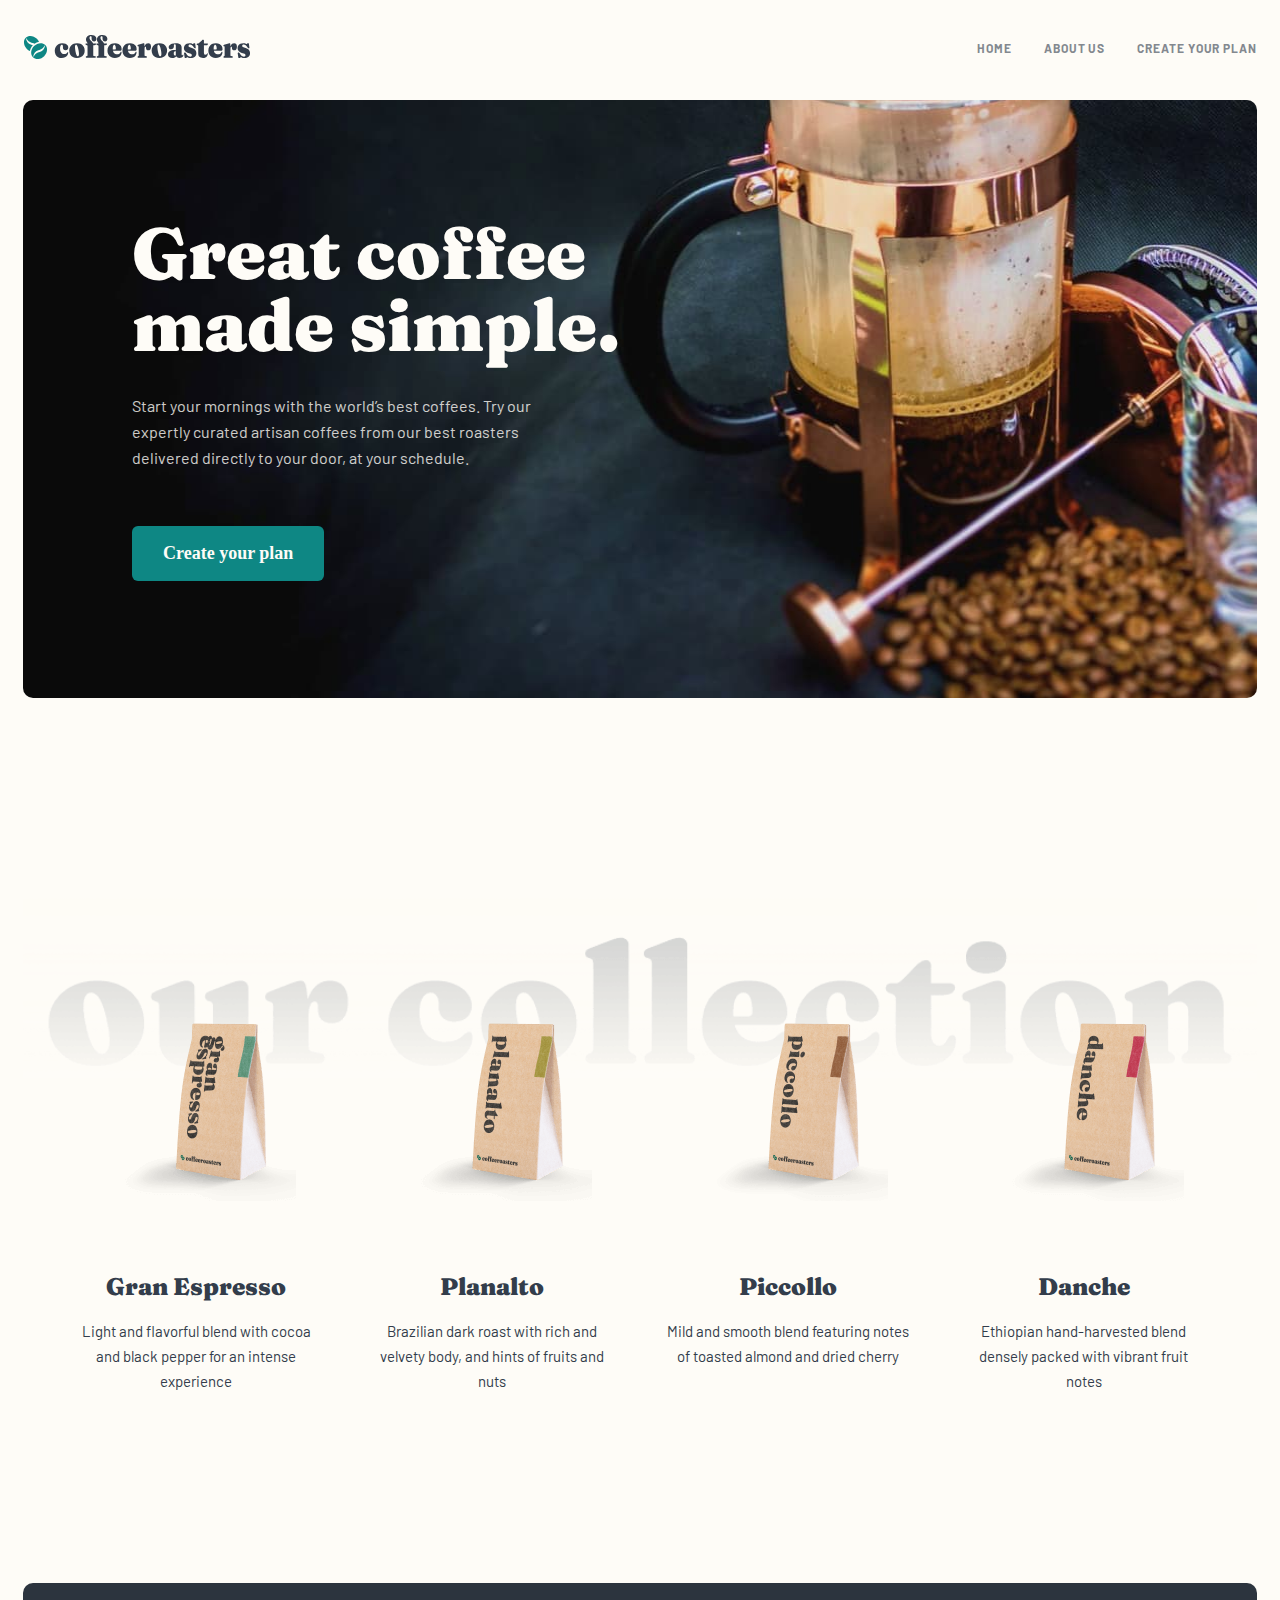
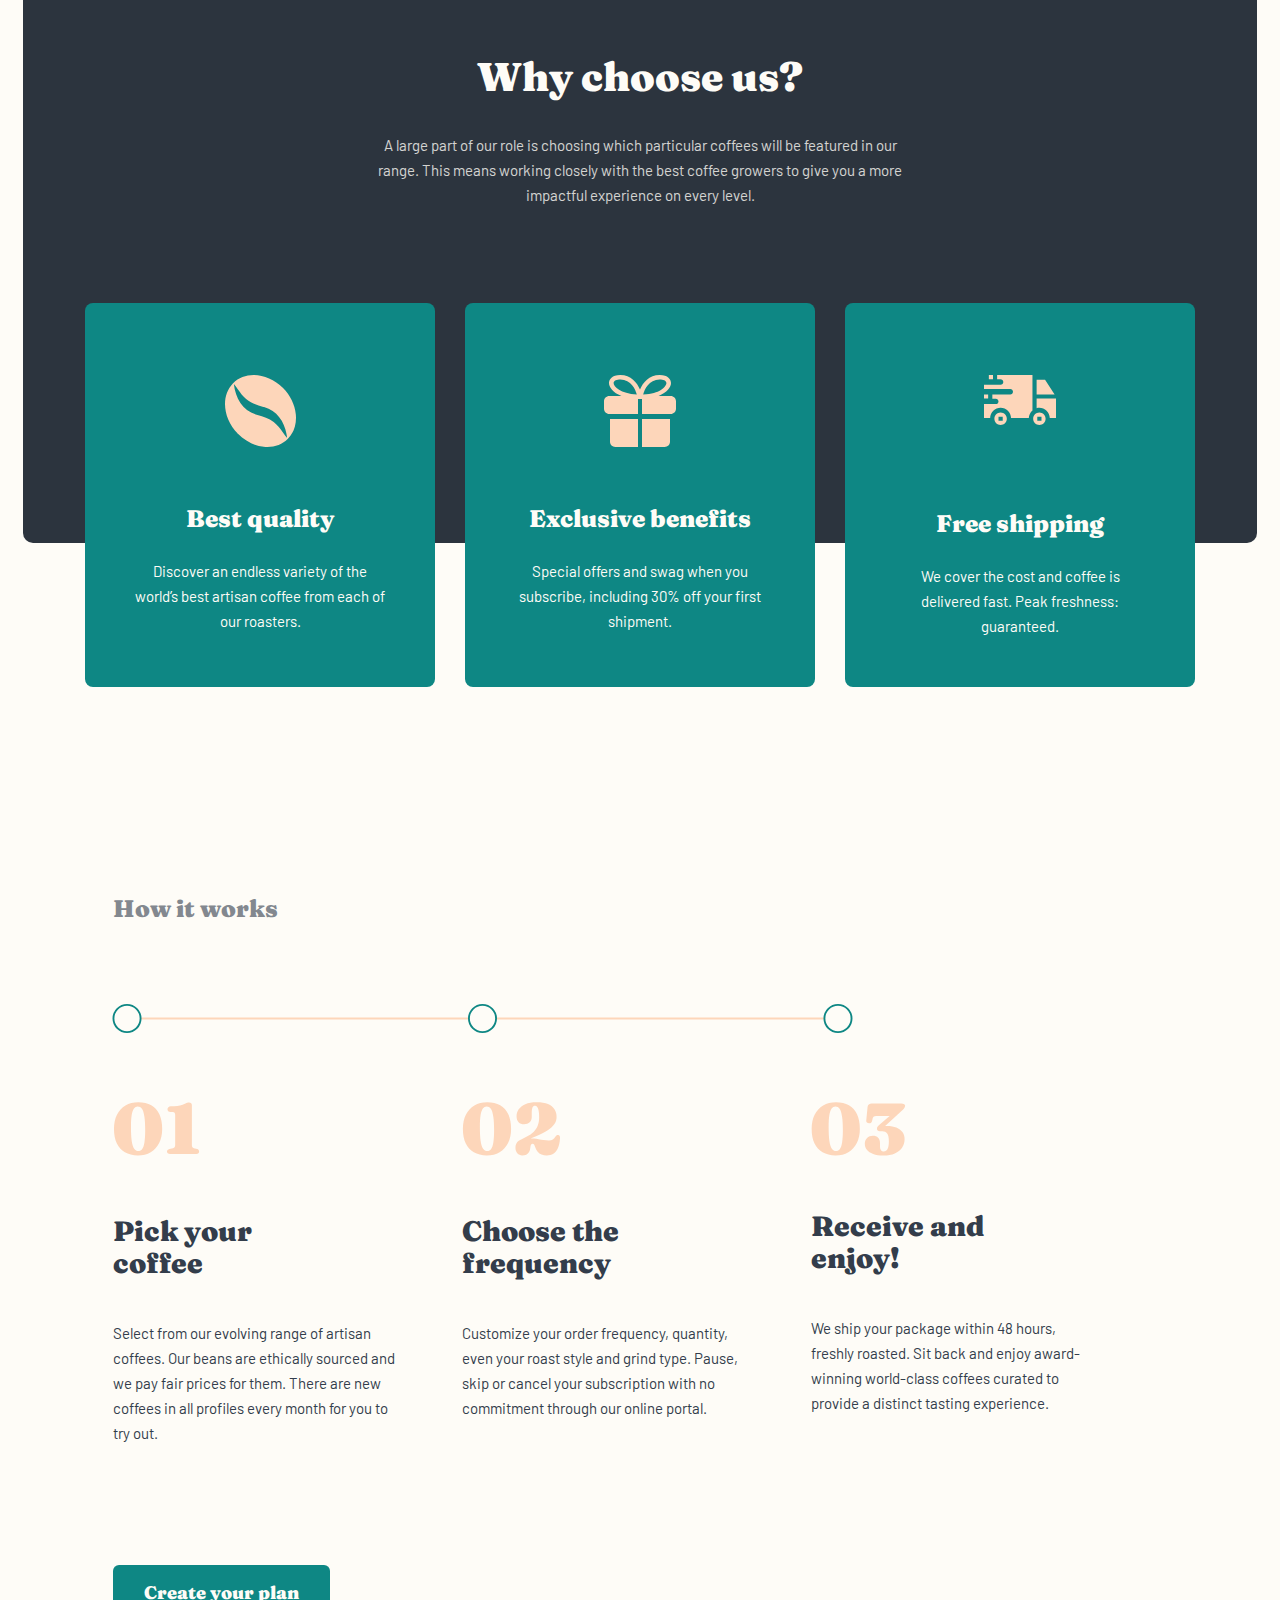
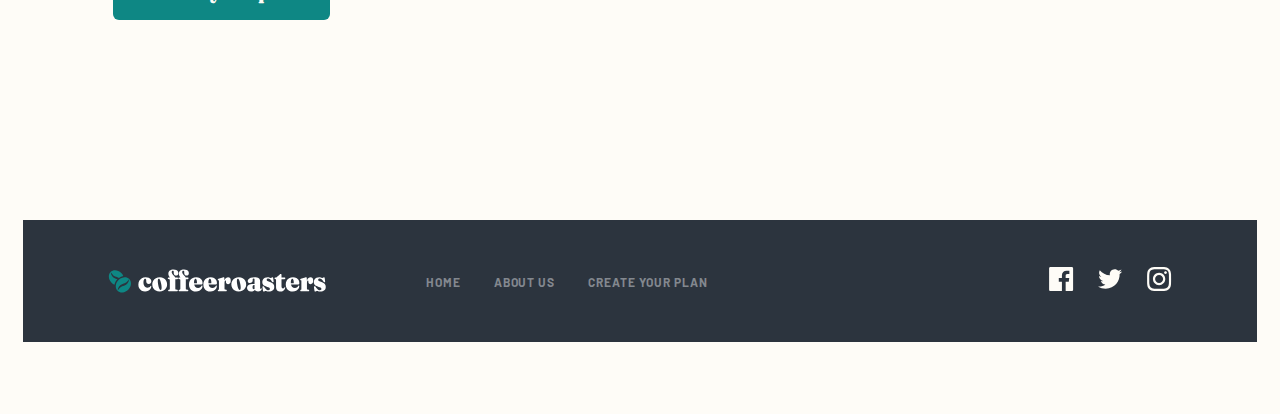
<file: index.html>
<!DOCTYPE html>
<html lang="en">
<head>
  <meta charset="UTF-8">
  <meta http-equiv="X-UA-Compatible" content="IE=edge">
  <meta name="viewport" content="width=device-width, initial-scale=1.0">
  <title>Old Cofee</title>
  <link rel="stylesheet" href="./css/normalize.css">
  <link rel="stylesheet" href="./css/main.css">
  <!-- <link rel="stylesheet" href="./css/main.min.css"> -->
</head>
<body>
  
  
  <!-- Site header start -->
  <header class="site-header">
    
    <div class="container">
      
      <div class="site-header__inner">
        
        <a class="logo" href="./index.html">
          <img class="logo__img" src="./images/icons/big-logo.svg" alt="Site Logo">
        </a>
        
        <button class="site-header__btn">
        </button>
        
        <nav class="site-header__nav nav">
          
          <ul class="nav__list">
            
            <li class="nav__item">
              
              <a class="nav__link" href="./index.html">
                HOME
              </a>
              
            </li>
            
            <li class="nav__item">
              
              <a class="nav__link" href="./about.html">
                ABOUT US
              </a>
              
            </li>
            
            <li class="nav__item">
              
              <a class="nav__link" href="./create.html">
                Create your plan
              </a>
              
            </li>
            
          </ul>
          
        </nav>
        
      </div>
      
      
      
    </div>
    
    
    
  </header>
  <!-- Site header finish -->
  
  
  
  <!-- Site main start -->
  
  <main class="site-main">
    
    <!-- Hero section start -->
    <section class="hero">
      
      <div class="container">
        
        <div class="hero__info info">
          
          <div class="info__inner coffee">
            
            <div class="coffee__wrap">
              
              <h1 class="coffee__title">
                Great coffee
                made simple.
              </h1>
              
            </div>
            
            <div class="coffee__inner">
              
              <p class="coffee__text">
                Start your mornings with the world’s best coffees. Try our expertly curated artisan 
                coffees from our best roasters delivered directly to your door, at your schedule.
              </p>
              
            </div>
            
            <div class="coffee__send">
              
              <a class="coffee__link" href="#">
                Create your plan
              </a>
              
            </div>
            
          </div>
          
        </div>
        
      </div>
      
    </section>
    <!-- Hero section finish -->
    
    <!-- Hero collection start -->
    <section class="collection">
      
      <div class="container">
        
        <div class="collection__wrap">
          
          <ul class="collection__list">
            
            <li class="collection__item collection__item--one">
              
              <div class="collection__info">
                
                <h3 class="collection__title">
                  Gran Espresso
                </h3>
                
                <p class="collection__text">
                  Light and flavorful blend with cocoa and black pepper for an intense experience
                </p>
                
              </div>
              
            </li>
            
            <li class="collection__item collection__item--two">
              
              <div class="collection__info">
                
                <h3 class="collection__title">
                  Planalto
                </h3>
                
                <p class="collection__text">
                  Brazilian dark roast with rich and velvety body, and hints of fruits and nuts
                </p>
                
              </div>
              
            </li>
            
            <li class="collection__item collection__item--thre">
              
              <div class="collection__info">
                
                <h3 class="collection__title">
                  Piccollo
                </h3>
                
                <p class="collection__text">
                  Mild and smooth blend featuring notes of toasted almond and dried cherry 
                </p>
                
              </div>
              
            </li>
            
            <li class="collection__item collection__item--four">
              
              <div class="collection__info">
                
                <h3 class="collection__title">
                  Danche
                </h3>
                
                <p class="collection__text">
                  Ethiopian hand-harvested blend densely packed with vibrant fruit notes
                </p>
                
              </div>
              
            </li>
            
          </ul>
          
        </div>
        
        
        
      </div>
      
    </section>
    <!-- Hero collection finish -->
    
    <!-- Hero choose start -->
    <section class="choose">
      
      <div class="container">
        
        <div class="choose__info">
          
          <div class="choose__wrap">
            
            <h2 class="choose__title">
              Why choose us?
            </h2>
            
            <p class="choose__text">
              A large part of our role is choosing which particular coffees will be featured  in our range. This means working closely with the best coffee growers to give you a more impactful experience on every level.
            </p>
            
          </div>
          
          <ul class="choose__list quality">
            
            <li class="quality__item">
              
              <a class="quality__link quality__link--one" href="#">
                
                <div class="quality__info">
                  
                  <h3 class="quality__title">
                    Best quality
                  </h3>
                  
                  <p class="quality__text">
                    Discover an endless variety of the world’s best artisan coffee from each of our roasters.
                  </p>
                  
                </div>
                
              </a>
              
            </li>
            
            <li class="quality__item">
              
              <a class="quality__link quality__link--two" href="#">
                
                <div class="quality__info">
                  
                  <h3 class="quality__title">
                    Exclusive benefits
                  </h3>
                  
                  <p class="quality__text">
                    Special offers and swag when you subscribe, including 30% off your first shipment.
                  </p>
                  
                </div>
                
              </a>
              
            </li>
            
            <li class="quality__item">
              
              <a class="quality__link quality__link--thre" href="#">
                
                <div class="quality__info">
                  
                  <h3 class="quality__title">
                    Free shipping
                  </h3>
                  
                  <p class="quality__text">
                    We cover the cost and coffee is delivered fast. Peak freshness: guaranteed.
                  </p>
                  
                </div>
                
              </a>
              
            </li>
            
          </ul>
          
        </div>
        
      </div>
      
    </section>
    <!-- Hero choose finish -->
    
    <!-- Hero choose start -->
    <section class="works">
      
      <div class="container">
        
        <h2 class="works__title">
          How it works
        </h2>
        
        <ul class="works__list receive">
          
          <li class="receive__item receive__item--one">
            
            <h3 class="receive__title">
              Pick your coffee
            </h3>
            
            <p class="receive__text">
              Select from our evolving range of artisan coffees. Our beans are ethically sourced and we pay fair prices for them. There are new coffees in all profiles every month for you to try out.
            </p>
            
          </li>
          
          <li class="receive__item receive__item--two">
            
            <h3 class="receive__title">
              Choose the frequency
            </h3>
            
            <p class="receive__text">
              Customize your order frequency, quantity, even your roast style and grind type. Pause, skip or cancel your subscription with no commitment through our online portal.
            </p>
            
          </li>
          
          <li class="receive__item receive__item--thre">
            
            <h3 class="receive__title">
              Receive and enjoy!
            </h3>
            
            <p class="receive__text">
              We ship your package within 48 hours, freshly roasted. Sit back and enjoy award-winning 
              world-class coffees curated to provide a distinct tasting experience.
            </p>
            
          </li>
          
        </ul>

        <div class="works__box box">

          <a class="box__link" href="#">
            Create your plan
          </a>

        </div>

        
        
      </div>
      
    </section>
    
  </main>
  
  <!-- Site main finish -->
  
  <!-- Site footer start -->
  
  <footer class="site-footer">

    <div class="container">

      <div class="site-footer__inner down">

        <div class="down__wrap">

          <a class="down__logo" href="./index.html">
            <img class="down__images" src="./images/icons/logo-down.svg" alt="Site Logo">
          </a>
  
          <ul class="down__list">
  
            <li class="down__item">
  
              <a class="down__link" href="#">
              HOME
              </a>
  
            </li>
  
            <li class="down__item">
  
              <a class="down__link" href="#">
                ABOUT US
              </a>
  
            </li>
  
            <li class="down__item">
  
              <a class="down__link" href="#">
                Create your plan
              </a>
  
            </li>
  
          </ul>

        </div>

        

        <ul class="down__menu menu">

          <li class="menu__item">

            <a class="menu__link" href="#" target="blank">

              <svg width="25" height="24" viewBox="0 0 25 24" fill="currentColor" xmlns="http://www.w3.org/2000/svg">
                <path d="M22.7752 0H1.42522C0.69322 0 0.10022 0.593 0.10022 1.325V22.676C0.10022 23.407 0.69322 24 1.42522 24H12.9202V14.706H9.79222V11.084H12.9202V8.413C12.9202 5.313 14.8132 3.625 17.5792 3.625C18.9042 3.625 20.0422 3.724 20.3742 3.768V7.008L18.4562 7.009C16.9522 7.009 16.6612 7.724 16.6612 8.772V11.085H20.2482L19.7812 14.707H16.6612V24H22.7772C23.5072 24 24.1002 23.407 24.1002 22.675V1.325C24.1002 0.593 23.5072 0 22.7752 0Z" fill="currentColor"/>
                </svg>

            </a>

          </li>

          <li class="menu__item">

            <a class="menu__link" href="#" target="blank">

              <svg width="25" height="20" viewBox="0 0 25 20" fill="currentColor" xmlns="http://www.w3.org/2000/svg">
                <path d="M24.1002 2.55705C23.2172 2.94905 22.2682 3.21305 21.2722 3.33205C22.2892 2.72305 23.0702 1.75805 23.4372 0.608047C22.4862 1.17205 21.4322 1.58205 20.3102 1.80305C19.4132 0.846047 18.1322 0.248047 16.7162 0.248047C13.5372 0.248047 11.2012 3.21405 11.9192 6.29305C7.82822 6.08805 4.20022 4.12805 1.77122 1.14905C0.48122 3.36205 1.10222 6.25705 3.29422 7.72305C2.48822 7.69705 1.72822 7.47605 1.06522 7.10705C1.01122 9.38805 2.64622 11.522 5.01422 11.997C4.32122 12.185 3.56222 12.229 2.79022 12.081C3.41622 14.037 5.23422 15.46 7.39022 15.5C5.32022 17.123 2.71222 17.848 0.10022 17.54C2.27922 18.937 4.86822 19.752 7.64822 19.752C16.7902 19.752 21.9552 12.031 21.6432 5.10605C22.6052 4.41105 23.4402 3.54405 24.1002 2.55705Z" fill="currentColor"/>
                </svg>

            </a>

          </li>

          <li class="menu__item">

            <a class="menu__link" href="#" target="blank">

              <svg width="25" height="24" viewBox="0 0 25 24" fill="currentColor" xmlns="http://www.w3.org/2000/svg">
                <path fill-rule="evenodd" clip-rule="evenodd" d="M12.1002 0C8.84122 0 8.43322 0.014 7.15322 0.072C2.79522 0.272 0.37322 2.69 0.17322 7.052C0.11422 8.333 0.10022 8.741 0.10022 12C0.10022 15.259 0.11422 15.668 0.17222 16.948C0.37222 21.306 2.79022 23.728 7.15222 23.928C8.43322 23.986 8.84122 24 12.1002 24C15.3592 24 15.7682 23.986 17.0482 23.928C21.4022 23.728 23.8302 21.31 24.0272 16.948C24.0862 15.668 24.1002 15.259 24.1002 12C24.1002 8.741 24.0862 8.333 24.0282 7.053C23.8322 2.699 21.4112 0.273 17.0492 0.073C15.7682 0.014 15.3592 0 12.1002 0ZM12.1002 2.163C15.3042 2.163 15.6842 2.175 16.9502 2.233C20.2022 2.381 21.7212 3.924 21.8692 7.152C21.9272 8.417 21.9382 8.797 21.9382 12.001C21.9382 15.206 21.9262 15.585 21.8692 16.85C21.7202 20.075 20.2052 21.621 16.9502 21.769C15.6842 21.827 15.3062 21.839 12.1002 21.839C8.89622 21.839 8.51622 21.827 7.25122 21.769C3.99122 21.62 2.48022 20.07 2.33222 16.849C2.27422 15.584 2.26222 15.205 2.26222 12C2.26222 8.796 2.27522 8.417 2.33222 7.151C2.48122 3.924 3.99622 2.38 7.25122 2.232C8.51722 2.175 8.89622 2.163 12.1002 2.163ZM5.93822 12C5.93822 8.597 8.69722 5.838 12.1002 5.838C15.5032 5.838 18.2622 8.597 18.2622 12C18.2622 15.404 15.5032 18.163 12.1002 18.163C8.69722 18.163 5.93822 15.403 5.93822 12ZM12.1002 16C9.89122 16 8.10022 14.21 8.10022 12C8.10022 9.791 9.89122 8 12.1002 8C14.3092 8 16.1002 9.791 16.1002 12C16.1002 14.21 14.3092 16 12.1002 16ZM17.0652 5.595C17.0652 4.8 17.7102 4.155 18.5062 4.155C19.3012 4.155 19.9452 4.8 19.9452 5.595C19.9452 6.39 19.3012 7.035 18.5062 7.035C17.7102 7.035 17.0652 6.39 17.0652 5.595Z" fill="currentColor"/>
                </svg>

            </a>

          </li>

        </ul>



      </div>

    </div>
   
  </footer>
  
  <!-- Site footer finish -->
  
  <script src="./js/main.js"></script>
</body>
</html>
</file>
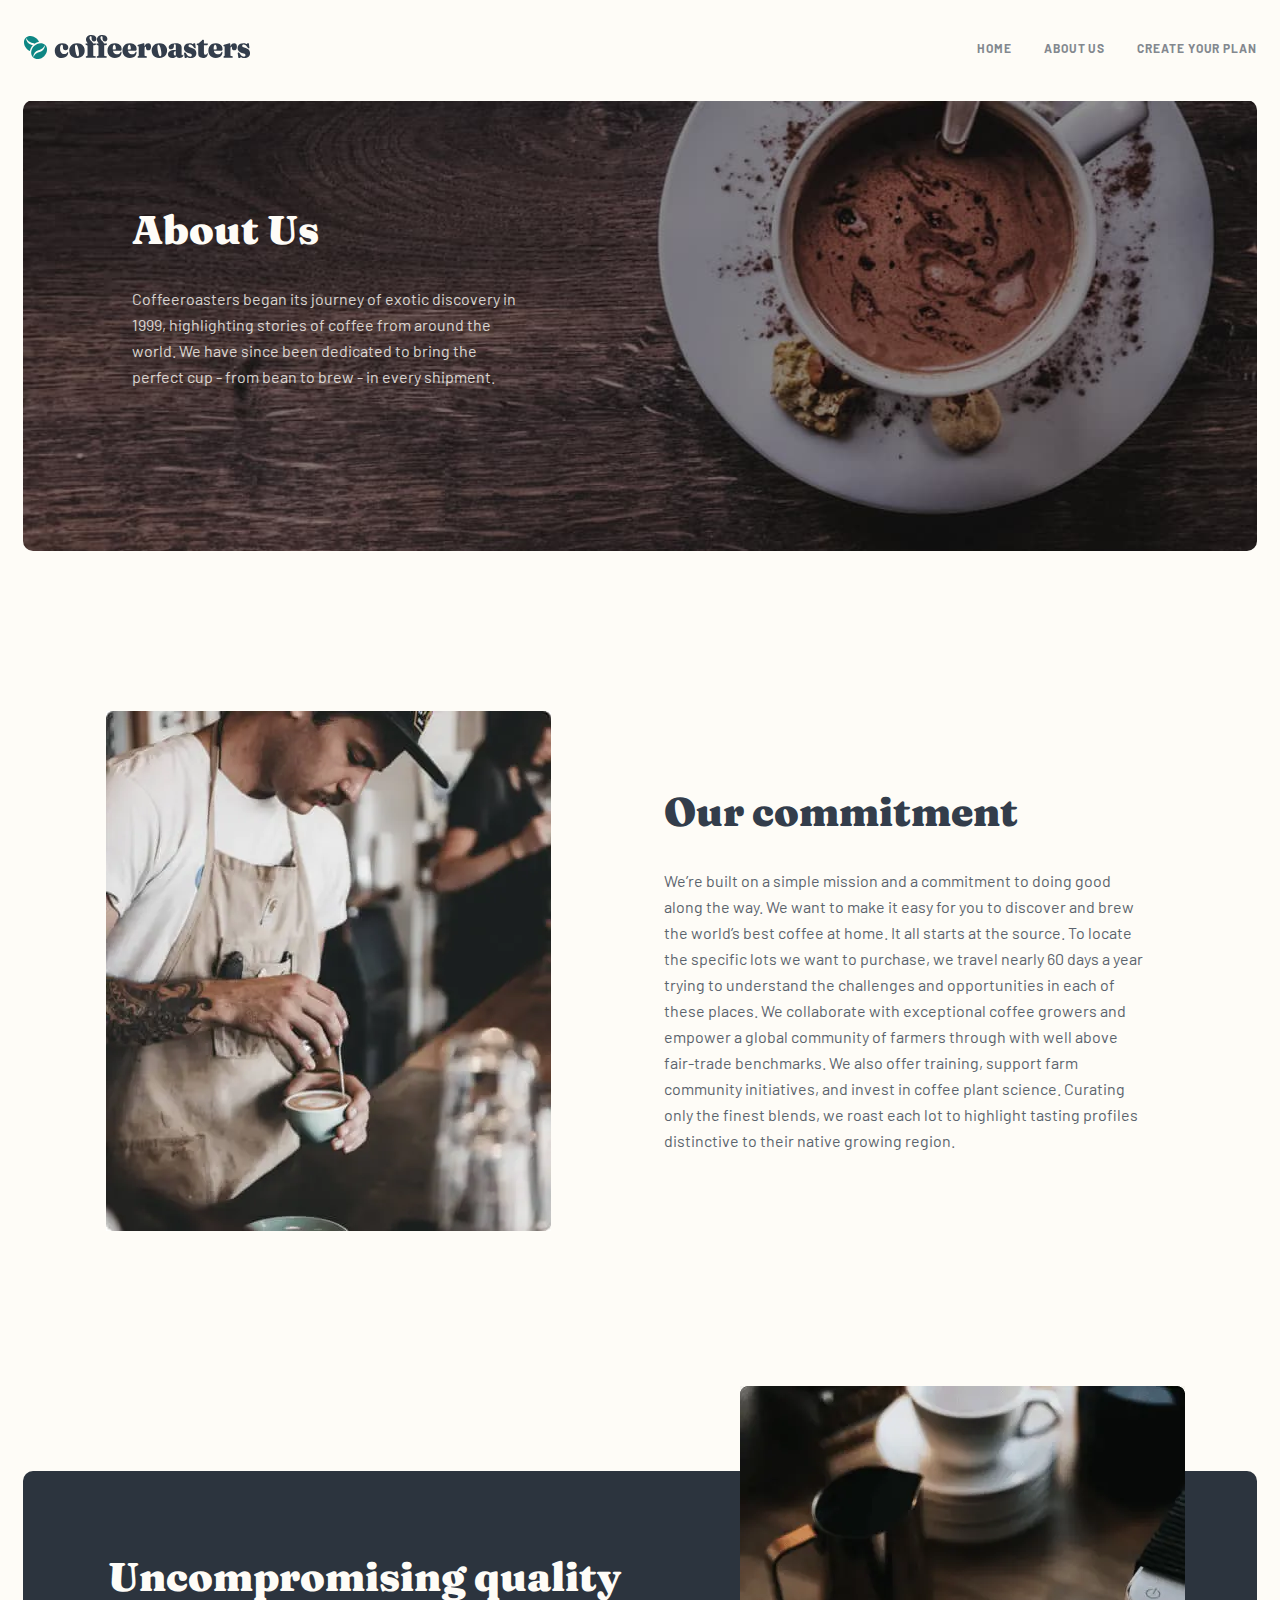
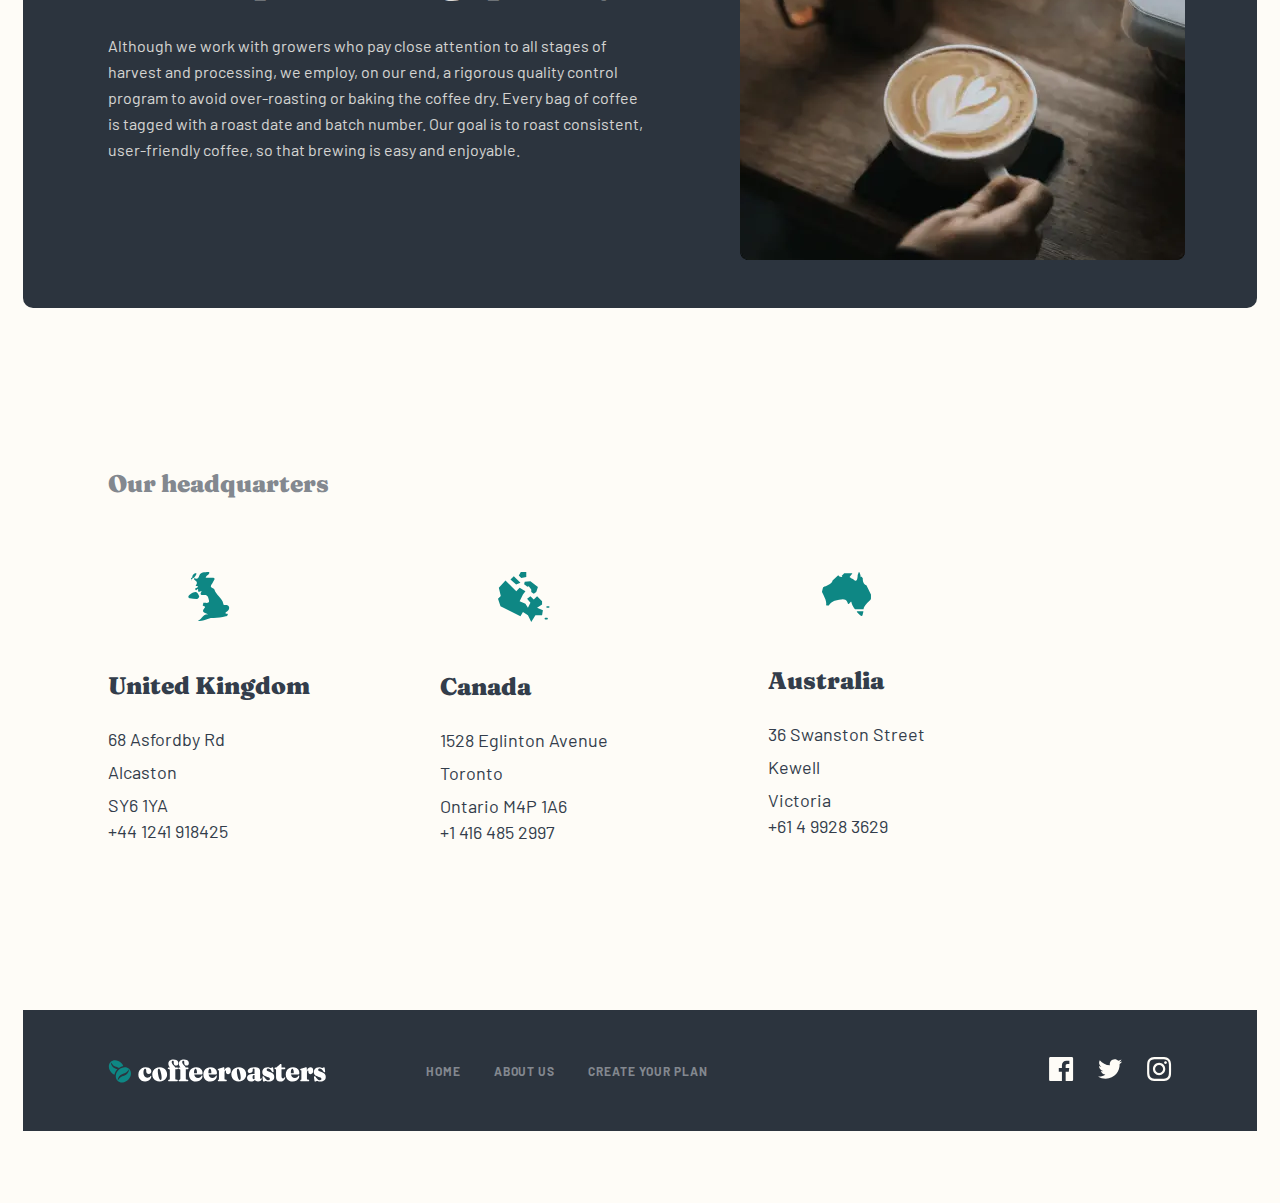
<file: about.html>
<!DOCTYPE html>
<html lang="en">
<head>
  <meta charset="UTF-8">
  <meta http-equiv="X-UA-Compatible" content="IE=edge">
  <meta name="viewport" content="width=device-width, initial-scale=1.0">
  <title>Old Cofee</title>
  <link rel="stylesheet" href="./css/normalize.css">
  <link rel="stylesheet" href="./css/main.css">
  <!-- <link rel="stylesheet" href="./css/main.min.css"> -->
</head>
<body>
  
  
  <!-- Site header start -->
  <header class="site-header">
    
    <div class="container">
      
      <div class="site-header__inner">
        
        <a class="logo" href="./index.html">
          <img class="logo__img" src="./images/icons/big-logo.svg" alt="Site Logo">
        </a>
        
        <button class="site-header__btn">
        </button>
        
        <nav class="site-header__nav nav">
          
          <ul class="nav__list">
            
            <li class="nav__item">
              
              <a class="nav__link" href="./index.html">
                HOME
              </a>
              
            </li>
            
            <li class="nav__item">
              
              <a class="nav__link" href="./about.html">
                ABOUT US
              </a>
              
            </li>
            
            <li class="nav__item">
              
              <a class="nav__link" href="./create.html">
                Create your plan
              </a>
              
            </li>
            
          </ul>
          
        </nav>
        
      </div>
      
      
      
    </div>
    
    
    
  </header>
  <!-- Site header finish -->
  
  
  
  <!-- Site main start -->
  
  <main class="site-main">
    
    <!-- Hero about start -->
    <section class="hero about">
      
      <div class="container">
        
        <div class="hero__info info about__unfo">
          
          <div class="info__inner coffee ">
            
            <div class="coffee__wrap coffee__wrap--about ">
              
              <h2 class="coffee__title coffee__title--about">
                About Us
              </h1>
              
            </div>
            
            <div class="coffee__inner coffee__inner--about">
              
              <p class="coffee__text coffee__text--about">
                Coffeeroasters began its journey of exotic discovery in 1999, highlighting stories of coffee from around the world. We have since been dedicated to bring the perfect cup - from bean to brew - in every shipment.
              </p>
              
            </div>
            
          </div>
          
        </div>
        
      </div>
      
    </section>
    <!-- Hero section finish -->
    
    <!-- Hero commit start -->
    <section class="commit">
      
      <div class="container">
        
        <div class="commit__inner">
          
          <div class="commit__picture pic">
            
            <picture class="pic__wrap">
              
              <source type="image/webp"
              media="(min-width: 1024px)"
              srcset="./images/man-desktop.webp 1x ,
              ./images/man-desktop@2x.webp 2x "
              >
              
              <source type="image/webp"
              media="(min-width: 425px)"
              srcset="./images/man-table.webp 1x ,
              ./images/man-table@2x.webp 2x "
              >
              
              
              <source type="image/webp"
              srcset="./images/man-mobile.webp 1x ,
              ./images/man-mobile@2x.webp 2x">
              
              <!-- ====================difault================ -->
              
              <source
              media="(min-width: 1024px)"
              srcset="./images/man-desktop.png 1x ,
              ./images/man-desktop@2x.png 2x "
              >
              
              <source
              media="(min-width: 425px)"
              srcset="./images/man-table.png 1x ,
              ./images/man-table@2x.png 2x "
              >
              
              <img class="pic__img" src="./images/man-mobile.jpg"  
              srcset="./images/man-mobile.png 1x, ./img/man-mobile@2x.png 2x"
              alt="a man arm making a cup of coffee"
              width="275"
              height="400" >
              
            </picture>
            
          </div>
          
          <div class="commit__info">
            
            <h3 class="commit__title">
              Our commitment
            </h3>
            
            <p class="commit__text">
              
              We’re built on a simple mission and a commitment to doing good along the way. We want to make it easy for you to discover and brew the world’s best coffee at home. It all starts at the source. To locate the specific lots we want to purchase, we travel nearly 60 days a year trying to understand the challenges and opportunities in each of these places. We collaborate with exceptional coffee growers and empower a global community of farmers through with well above fair-trade benchmarks. We also offer training, support farm community initiatives, and invest in coffee plant science. Curating only the finest blends, we roast each lot to highlight tasting profiles distinctive to their native growing region.
              
            </p>
            
          </div>
          
        </div>
        
      </div>
      
    </section>
    <!-- Hero commit finish -->
    
    <!-- Hero quality start -->
    <section class="mising">
      
      <div class="container">
        
        <div class="mising__info">

          <picture class="mising__pic">
            
            <!-- Webp -->

            <source type="image/webp"
            media="(min-width: 1024px)"
            srcset="./images/coffee-destop.webp 1x ,
            ./images/coffee-destop@2x.webp 2x "
            >
            
            <source type="image/webp"
            media="(min-width: 425px)"
            srcset="./images/coffee-tabet.webp 1x ,
            ./images/coffee-tabet@2x.webp 2x "
            >
            
            
            <source type="image/webp"
            srcset="./images/coffee-mobile.webp 1x ,
            ./images/coffee-mobile@2x.webp 2x ">
            
            <!-- png default -->
            
            
            
            <source 
            media="(min-width: 1024px)"
            srcset="./images/coffee-destop.png 1x ,
            ./images/coffee-destop@2x.png 2x"
            >

            <source 
            media="(min-width: 425px)"
            srcset="./images/coffee-tabet.png 1x ,
            ./images/coffee-tabet@2x.png 2x"
            >
            
            <img class="mising__img" src="./images/coffee-mobile.png"
            srcset="./images/coffee-mobile.png 1x , ./images/coffee-destop@2x.png 2x"
            width="230"
            height="156"
            alt="A cup of cofee">
            
          </picture>

          <div class="mising__wrap">

            <h3 class="mising__title">
              Uncompromising quality
            </h3>
            
            <p class="mising__text">
              Although we work with growers who pay close attention to all stages of harvest and processing, we employ, on our end, a rigorous quality control program to avoid over-roasting or baking the coffee dry. Every bag of coffee is tagged with a roast date and batch number. Our goal is to roast 
              consistent, user-friendly coffee, so that brewing is easy and enjoyable.
            </p>

          </div>
          
          
          
        </div>
        
      </div>
      
    </section>
    <!-- Hero quality finish -->


    <!-- Hero quarter start -->
    <section class="quarter">

      <div class="container">

        <h2 class="site-title">
          Our headquarters
        </h2>

        <ul class="quarter__list">

          <li class="quarter__item  quarter__item--one">

            <a class="quarter__link quarter__link--one" href="https://goo.gl/maps/WVEbsVgjbpY9tWDD7" target="blank">

              <h4 class="quarter__title">
                United Kingdom
              </h4>

              <address class="quarter__address address">

                <span class="address__info">
                  68 Asfordby Rd
                </span>

                <span class="address__info">
                  Alcaston
                </span>

                <span class="address__info">
                  SY6 1YA
                </span>

                <a class="address__info" href="tel:+441241918425">
                  +44 1241 918425
                </a>

              </address>

            </a>

          </li>

          <li class="quarter__item quarter__item--two">

            <a class="quarter__link quarter__link--one" href="https://goo.gl/maps/b9C53Y6eLhKspuZk6" target="blank">

              <h4 class="quarter__title">
                Canada
              </h4>

              <address class="quarter__address address">

                <span class="address__info">
                  1528 Eglinton Avenue
                </span>

                <span class="address__info">
                  Toronto
                </span>

                <span class="address__info">
                  Ontario M4P 1A6 
                </span>

                <a class="address__info" href="tel:+14164852997">
                  +1 416 485 2997
                </a>

              </address>

            </a>

          </li>

          <li class="quarter__item quarter__item--thre">

            <a class="quarter__link quarter__link--one" href="https://goo.gl/maps/jGJxVsqCvo7wQGJ19" target="blank">

              <h4 class="quarter__title">
                Australia
              </h4>

              <address class="quarter__address address">

                <span class="address__info">
                  36 Swanston Street
                </span>

                <span class="address__info">
                  Kewell
                </span>

                <span class="address__info">
                  Victoria
                </span>

                <a class="address__info" href="tel:+61499283629">
                  +61 4 9928 3629
                </a>

              </address>

            </a>

          </li>

        </ul>

      </div>

    </section>
    <!-- Hero quarter finish -->

  </main>

   <!-- Site footer start -->
  
   <footer class="site-footer">

    <div class="container">

      <div class="site-footer__inner down">

        <div class="down__wrap">

          <a class="down__logo" href="./index.html">
            <img class="down__images" src="./images/icons/logo-down.svg" alt="Site Logo">
          </a>
  
          <ul class="down__list">
  
            <li class="down__item">
  
              <a class="down__link" href="#">
              HOME
              </a>
  
            </li>
  
            <li class="down__item">
  
              <a class="down__link" href="#">
                ABOUT US
              </a>
  
            </li>
  
            <li class="down__item">
  
              <a class="down__link" href="#">
                Create your plan
              </a>
  
            </li>
  
          </ul>

        </div>

        

        <ul class="down__menu menu">

          <li class="menu__item">

            <a class="menu__link" href="#" target="blank">

              <svg width="25" height="24" viewBox="0 0 25 24" fill="currentColor" xmlns="http://www.w3.org/2000/svg">
                <path d="M22.7752 0H1.42522C0.69322 0 0.10022 0.593 0.10022 1.325V22.676C0.10022 23.407 0.69322 24 1.42522 24H12.9202V14.706H9.79222V11.084H12.9202V8.413C12.9202 5.313 14.8132 3.625 17.5792 3.625C18.9042 3.625 20.0422 3.724 20.3742 3.768V7.008L18.4562 7.009C16.9522 7.009 16.6612 7.724 16.6612 8.772V11.085H20.2482L19.7812 14.707H16.6612V24H22.7772C23.5072 24 24.1002 23.407 24.1002 22.675V1.325C24.1002 0.593 23.5072 0 22.7752 0Z" fill="currentColor"/>
                </svg>

            </a>

          </li>

          <li class="menu__item">

            <a class="menu__link" href="#" target="blank">

              <svg width="25" height="20" viewBox="0 0 25 20" fill="currentColor" xmlns="http://www.w3.org/2000/svg">
                <path d="M24.1002 2.55705C23.2172 2.94905 22.2682 3.21305 21.2722 3.33205C22.2892 2.72305 23.0702 1.75805 23.4372 0.608047C22.4862 1.17205 21.4322 1.58205 20.3102 1.80305C19.4132 0.846047 18.1322 0.248047 16.7162 0.248047C13.5372 0.248047 11.2012 3.21405 11.9192 6.29305C7.82822 6.08805 4.20022 4.12805 1.77122 1.14905C0.48122 3.36205 1.10222 6.25705 3.29422 7.72305C2.48822 7.69705 1.72822 7.47605 1.06522 7.10705C1.01122 9.38805 2.64622 11.522 5.01422 11.997C4.32122 12.185 3.56222 12.229 2.79022 12.081C3.41622 14.037 5.23422 15.46 7.39022 15.5C5.32022 17.123 2.71222 17.848 0.10022 17.54C2.27922 18.937 4.86822 19.752 7.64822 19.752C16.7902 19.752 21.9552 12.031 21.6432 5.10605C22.6052 4.41105 23.4402 3.54405 24.1002 2.55705Z" fill="currentColor"/>
                </svg>

            </a>

          </li>

          <li class="menu__item">

            <a class="menu__link" href="#" target="blank">

              <svg width="25" height="24" viewBox="0 0 25 24" fill="currentColor" xmlns="http://www.w3.org/2000/svg">
                <path fill-rule="evenodd" clip-rule="evenodd" d="M12.1002 0C8.84122 0 8.43322 0.014 7.15322 0.072C2.79522 0.272 0.37322 2.69 0.17322 7.052C0.11422 8.333 0.10022 8.741 0.10022 12C0.10022 15.259 0.11422 15.668 0.17222 16.948C0.37222 21.306 2.79022 23.728 7.15222 23.928C8.43322 23.986 8.84122 24 12.1002 24C15.3592 24 15.7682 23.986 17.0482 23.928C21.4022 23.728 23.8302 21.31 24.0272 16.948C24.0862 15.668 24.1002 15.259 24.1002 12C24.1002 8.741 24.0862 8.333 24.0282 7.053C23.8322 2.699 21.4112 0.273 17.0492 0.073C15.7682 0.014 15.3592 0 12.1002 0ZM12.1002 2.163C15.3042 2.163 15.6842 2.175 16.9502 2.233C20.2022 2.381 21.7212 3.924 21.8692 7.152C21.9272 8.417 21.9382 8.797 21.9382 12.001C21.9382 15.206 21.9262 15.585 21.8692 16.85C21.7202 20.075 20.2052 21.621 16.9502 21.769C15.6842 21.827 15.3062 21.839 12.1002 21.839C8.89622 21.839 8.51622 21.827 7.25122 21.769C3.99122 21.62 2.48022 20.07 2.33222 16.849C2.27422 15.584 2.26222 15.205 2.26222 12C2.26222 8.796 2.27522 8.417 2.33222 7.151C2.48122 3.924 3.99622 2.38 7.25122 2.232C8.51722 2.175 8.89622 2.163 12.1002 2.163ZM5.93822 12C5.93822 8.597 8.69722 5.838 12.1002 5.838C15.5032 5.838 18.2622 8.597 18.2622 12C18.2622 15.404 15.5032 18.163 12.1002 18.163C8.69722 18.163 5.93822 15.403 5.93822 12ZM12.1002 16C9.89122 16 8.10022 14.21 8.10022 12C8.10022 9.791 9.89122 8 12.1002 8C14.3092 8 16.1002 9.791 16.1002 12C16.1002 14.21 14.3092 16 12.1002 16ZM17.0652 5.595C17.0652 4.8 17.7102 4.155 18.5062 4.155C19.3012 4.155 19.9452 4.8 19.9452 5.595C19.9452 6.39 19.3012 7.035 18.5062 7.035C17.7102 7.035 17.0652 6.39 17.0652 5.595Z" fill="currentColor"/>
                </svg>

            </a>

          </li>

        </ul>



      </div>

    </div>
   
  </footer>
  
  <!-- Site footer finish -->
  
  <script src="./js/main.js"></script>
  
  
</body>
</html>
</file>
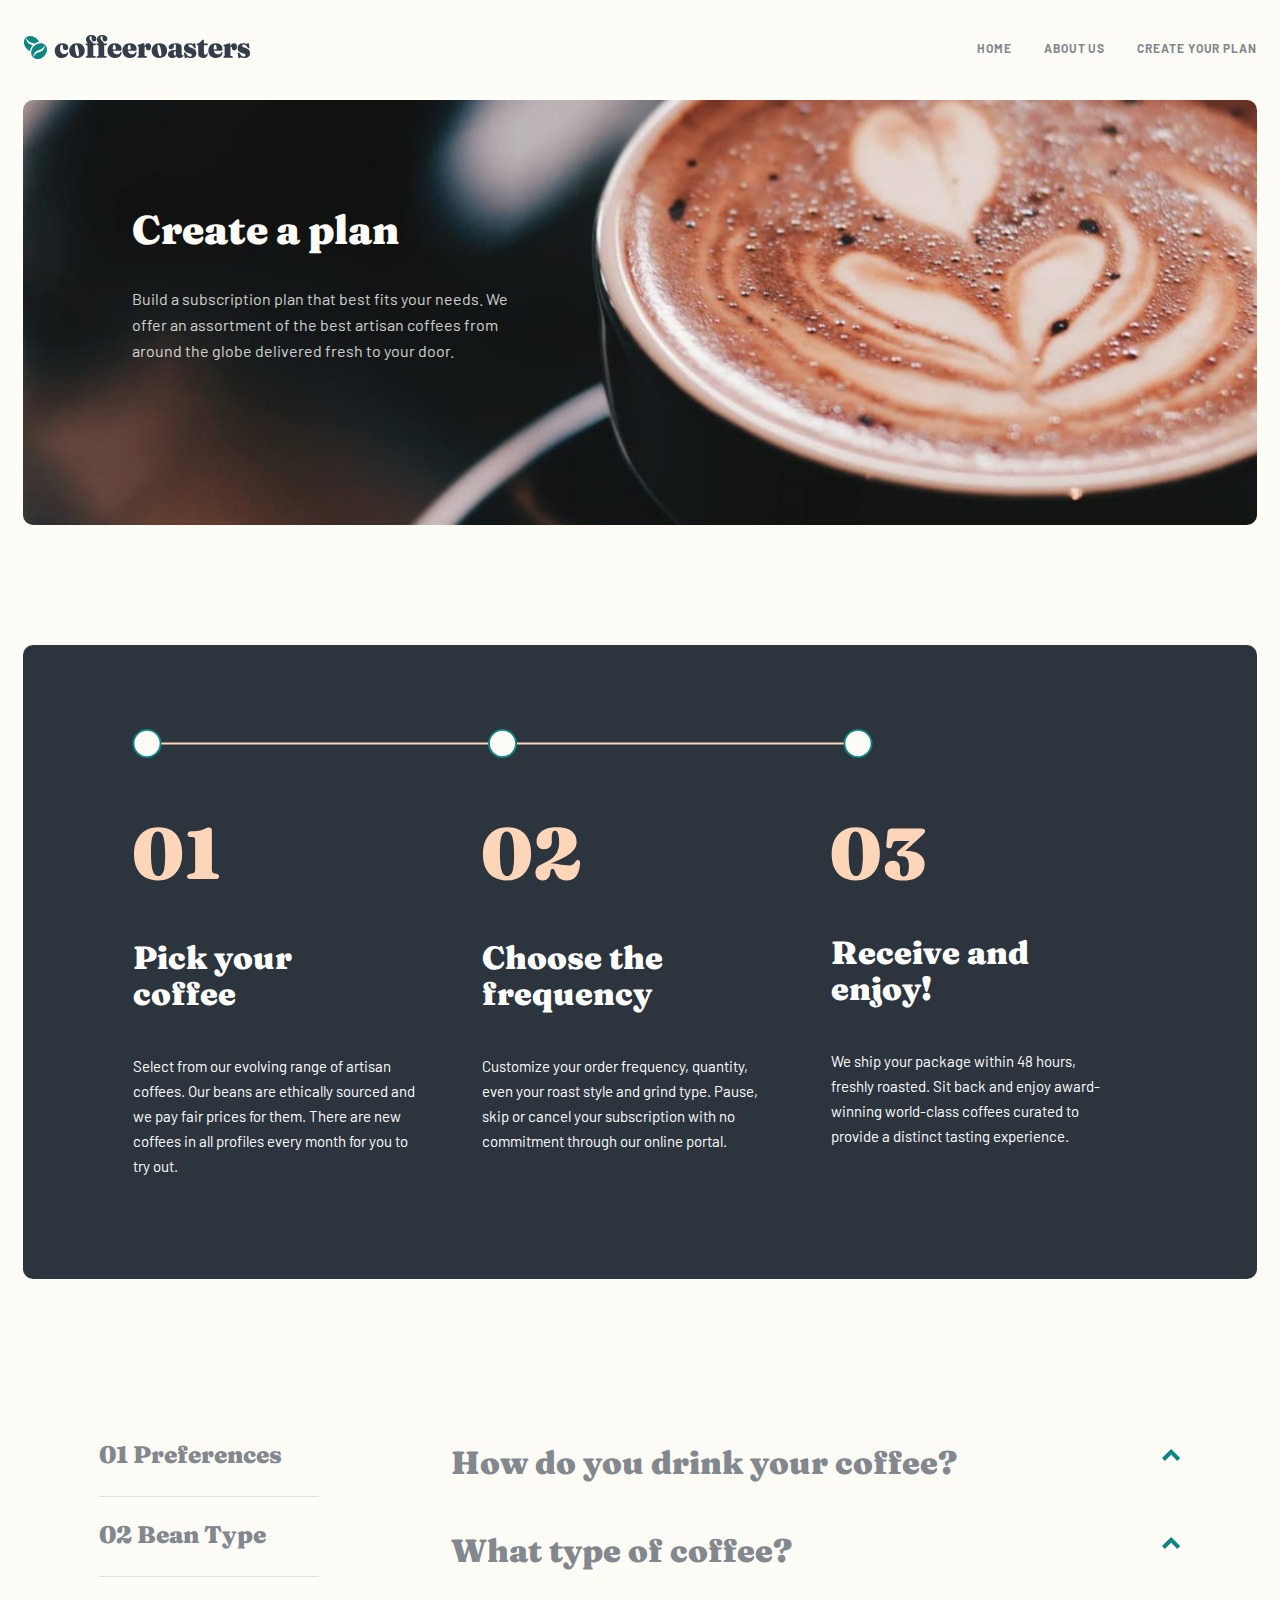
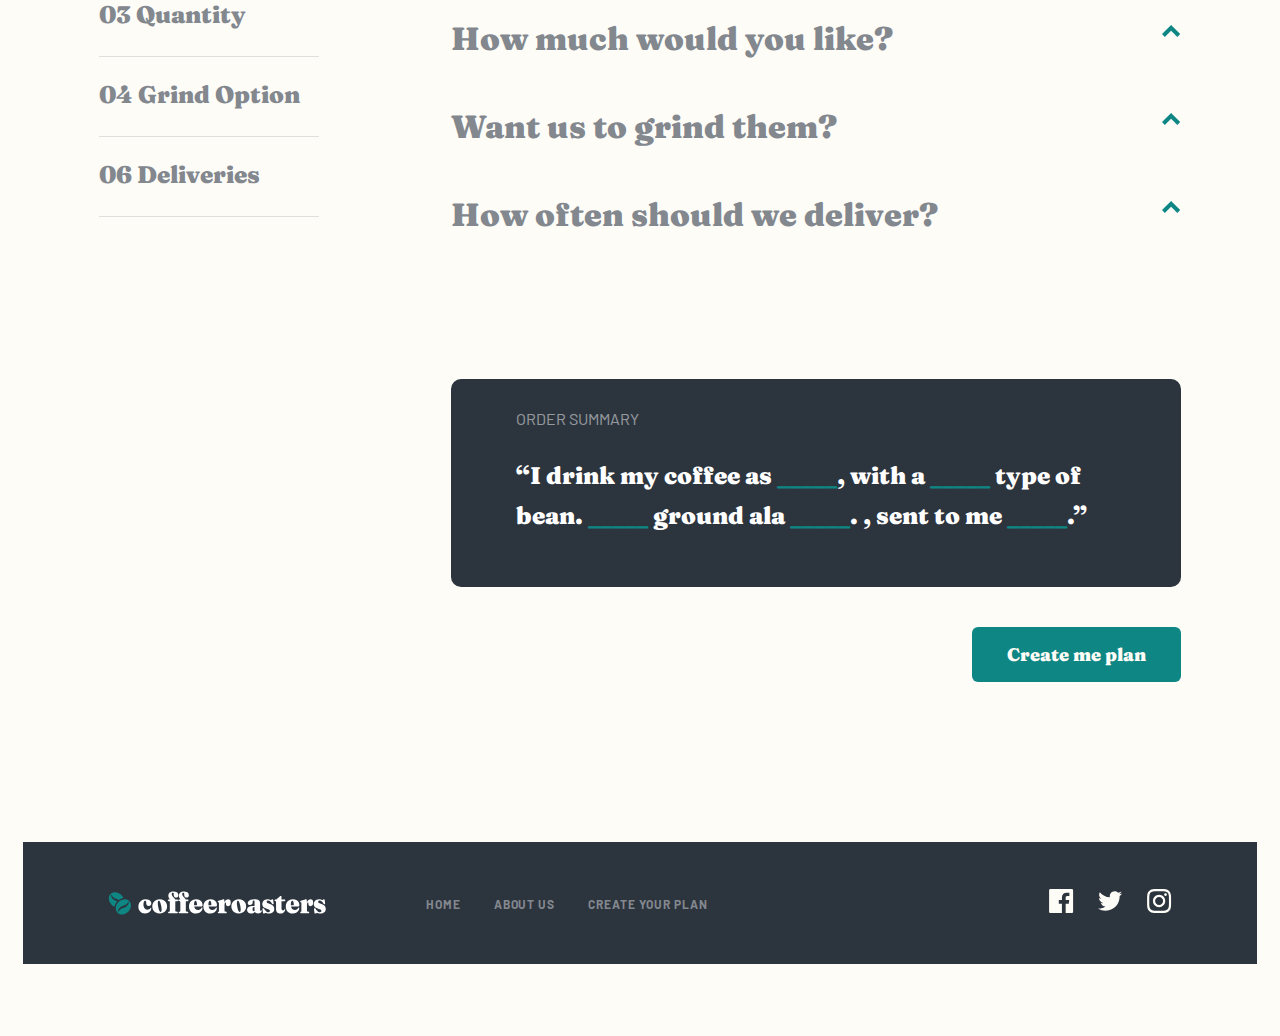
<file: create.html>
<!DOCTYPE html>
<html lang="en">
<head>
  <meta charset="UTF-8">
  <meta http-equiv="X-UA-Compatible" content="IE=edge">
  <meta name="viewport" content="width=device-width, initial-scale=1.0">
  <title>Create Plan</title>
  <link rel="stylesheet" href="./css/normalize.css">
  <link rel="stylesheet" href="./css/main.css">
  <!-- <link rel="stylesheet" href="./css/main.min.css"> -->
</head>
<body>
  
  
  <!-- Site header start -->
  <header class="site-header">
    
    <div class="container">
      
      <div class="site-header__inner">
        
        <a class="logo" href="./index.html">
          <img class="logo__img" src="./images/icons/big-logo.svg" alt="Site Logo">
        </a>
        
        <button class="site-header__btn">
        </button>
        
        <nav class="site-header__nav nav">
          
          <ul class="nav__list">
            
            <li class="nav__item">
              
              <a class="nav__link" href="./index.html">
                HOME
              </a>
              
            </li>
            
            <li class="nav__item">
              
              <a class="nav__link" href="./about.html">
                ABOUT US
              </a>
              
            </li>
            
            <li class="nav__item">
              
              <a class="nav__link" href="./create.html">
                Create your plan
              </a>
              
            </li>
            
          </ul>
          
        </nav>
        
      </div>
      
      
      
    </div>
    
    
    
  </header>
  <!-- Site header finish -->
  
  <!-- Site main start -->
  
  <main class="site-main">
    
    
    <!-- Hero about start -->
    <section class="hero about plan">
      
      <div class="container">
        
        <div class="hero__info info about__unfo plan__info">
          
          <div class="info__inner coffee ">
            
            <div class="coffee__wrap coffee__wrap--about ">
              
              <h2 class="coffee__title coffee__title--about coffee__title--plan">
                Create a plan
              </h2>
              
            </div>
            
            <div class="coffee__inner coffee__inner--about">
              
              <p class="coffee__text coffee__text--about ">
                Build a subscription plan that best fits your needs. We offer an assortment of the best 
                artisan coffees from around the globe delivered fresh to your door.
              </p>
              
            </div>
            
          </div>
          
        </div>
        
      </div>
      
    </section>
    <!-- Hero section finish -->

    <!-- Hero creat start -->
    <section class="works creat">
      
      <div class="container">

        <div class="creat__wrap">

          <ul class="works__list receive bar">
          
            <li class="receive__item receive__item--one block-item">
              
              <h3 class="receive__title receive__title--creat">
                Pick your coffee
              </h3>
              
              <p class="receive__text receive__text--creat">
                Select from our evolving range of artisan coffees. Our beans are ethically sourced and we pay fair prices for them. There are new coffees in all profiles every month for you to try out.
              </p>
              
            </li>
            
            <li class="receive__item receive__item--two block-item">
              
              <h3 class="receive__title receive__title--creat">
                Choose the frequency
              </h3>
              
              <p class="receive__text receive__text--creat">
                Customize your order frequency, quantity, even your roast style and grind type. Pause, skip or cancel your subscription with no commitment through our online portal.
              </p>
              
            </li>
            
            <li class="receive__item receive__item--thre block-item">
              
              <h3 class="receive__title receive__title--creat">
                Receive and enjoy!
              </h3>
              
              <p class="receive__text receive__text--creat">
                We ship your package within 48 hours, freshly roasted. Sit back and enjoy award-winning 
                world-class coffees curated to provide a distinct tasting experience.
              </p>
              
            </li>
            
          </ul>

        </div>

        
        
      </div>
      
    </section>
    <!-- Hero creat start -->

    <!-- Drink -->
    
    <section class="drink">
      
      <div class="container">
        
        <div class="drink__inner">
          
          <div class="drink__left type">
            
            <ol class="type__list">
              
              <li class="type__item">
                
                <a class="type__link" href="#">
                 <span class="type__num">01</span>  Preferences
                </a>
                
              </li>
              
              <li class="type__item">
                
                <a class="type__link" href="#">
                  <span class="type__num">02</span> Bean Type
                </a>
                
              </li>
              
              <li class="type__item">
                
                <a class="type__link" href="#">
                  <span class="type__num">03</span> Quantity
                </a>
                
              </li>
              
              <li class="type__item">
                
                <a class="type__link" href="#">
                  <span class="type__num">04</span> Grind Option
                </a>
                
              </li>
              
              <li class="type__item">
                
                <a class="type__link" href="#">
                  <span class="type__num">06</span> Deliveries
                </a>
                
              </li>
              
            </ol>
            
          </div>
          
          <div class="drink__right menuu">
            
            <form class="menuu__form form" action="https://echo.htmlacademy.ru/courses" >
              
              <ul class="menuu__list">

                <li class="menuu__item">

                  <details class="menuu__open detal">

                    <summary class="detal__title title">
                      <span class="title__text">How do you drink your coffee?</span>
                       <img class="title__img" src="./images/icons/icon.svg" alt="img">
                    </summary>

                    <div class="detal__info">

                      <label class="detal__label impru detal__label--one" >
                      
                        <input class="visually-hidden" type="radio" name="choose_coffee" value="Capsule">

                         <span class="impru__wrap">

                          <span class="impru__title">
                            Capsule
                          </span>
                          
                          <span class="impru__text">
                            Compatible with Nespresso systems and similar brewers
                          </span>

                         </span>
                          
                         
                        
                      </label>

                      <label class="detal__label detal__label--two" >
                      
                        <input class="visually-hidden" type="radio" name="choose_coffee" value="Capsule">
                          
                          <span class="impru__title">
                            Filter
                          </span>
                          
                          <span class="impru__text">
                            For pour over or drip methods like Aeropress, Chemex, and V60
                          </span>
                        
                      </label>

                      <label class="detal__label detal__label--thre" >
                      
                        <input class="visually-hidden" type="radio" name="choose_coffee" value="Capsule">
                          
                          <span class="impru__title">
                            Espresso
                          </span>
                          
                          <span class="impru__text">
                            Dense and finely ground beans for an intense, flavorful experience
                          </span>
                        
                      </label>

                    </div>

                  </details>

                </li>

                <li class="menuu__item">

                  <details class="menuu__open detal">

                    <summary class="detal__title title">
                      <span class="title__text">What type of coffee?</span>
                       <img class="title__img" src="./images/icons/icon.svg" alt="img">
                    </summary>

                    <div class="detal__info">

                      <label class="detal__label detal__label--one" >
                      
                        <input class="visually-hidden" type="radio" name="choose_coffee" value="Capsule">
                          
                          <span class="impru__title">
                            Single Origin
                          </span>
                          
                          <span class="impru__text">
                            Distinct, high quality coffee from a specific family-owned farm
                          </span>
                        
                      </label>

                      <label class="detal__label detal__label--two" >
                      
                        <input class="visually-hidden" type="radio" name="choose_coffee" value="Capsule">
                          
                          <span class="impru__title">
                            Decaf
                          </span>
                          
                          <span class="impru__text">
                            Just like regular coffee, except the caffeine has been removed
                          </span>
                        
                      </label>

                      <label class="detal__label detal__label--thre" >
                      
                        <input class="visually-hidden" type="radio" name="choose_coffee" value="Capsule">
                          
                          <span class="impru__title">
                            Blended
                          </span>
                          
                          <span class="impru__text">
                            Combination of two or three dark roasted beans of organic coffees
                          </span>
                        
                      </label>

                    </div>

                  </details>

                </li>

                <li class="menuu__item">

                  <details class="menuu__open detal">

                    <summary class="detal__title title">
                      <span class="title__text">How much would you like?</span>
                       <img class="title__img" src="./images/icons/icon.svg" alt="img">
                    </summary>

                    <div class="detal__info">

                      <label class="detal__label detal__label--one" >
                      
                        <input class="visually-hidden" type="radio" name="choose_coffee" value="Capsule">
                          
                          <span class="impru__title">
                            250g
                          </span>
                          
                          <span class="impru__text">
                            Perfect for the solo drinker. Yields about 12 delicious cups.
                          </span>
                        
                      </label>

                      <label class="detal__label detal__label--two" >
                      
                        <input class="visually-hidden" type="radio" name="choose_coffee" value="Capsule">
                          
                          <span class="impru__title">
                            500g
                          </span>
                          
                          <span class="impru__text">
                            Perfect option for a couple. Yields about 40 delectable cups.
                          </span>
                        
                      </label>

                      <label class="detal__label detal__label--thre" >
                      
                        <input class="visually-hidden" type="radio" name="choose_coffee" value="Capsule">
                          
                          <span class="impru__title">
                            1000g
                          </span>
                          
                          <span class="impru__text">
                            Perfect for offices and events. Yields about 90 delightful cups.
                          </span>
                        
                      </label>

                    </div>

                  </details>

                </li>

                <li class="menuu__item">

                  <details class="menuu__open detal">

                    <summary class="detal__title title">
                      <span class="title__text">Want us to grind them?</span>
                       <img class="title__img" src="./images/icons/icon.svg" alt="img">
                    </summary>

                    <div class="detal__info">

                      <label class="detal__label detal__label--one" >
                      
                        <input class="visually-hidden" type="radio" name="choose_coffee" value="Capsule">
                          
                          <span class="impru__title">
                            Wholebean
                          </span>
                          
                          <span class="impru__text">
                            Best choice if you cherish the full sensory experience
                          </span>
                        
                      </label>

                      <label class="detal__label detal__label--two" >
                      
                        <input class="visually-hidden" type="radio" name="choose_coffee" value="Capsule">
                          
                          <span class="impru__title">
                            Filter
                          </span>
                          
                          <span class="impru__text">
                            For drip or pour-over coffee methods such as V60 or Aeropress
                          </span>
                        
                      </label>

                      <label class="detal__label detal__label--thre" >
                      
                        <input class="visually-hidden" type="radio" name="choose_coffee" value="Capsule">
                          
                          <span class="impru__title">
                            Cafetiére
                          </span>
                          
                          <span class="impru__text">
                            Course ground beans specially suited for french press coffee
                          </span>
                        
                      </label>

                    </div>

                  </details>

                </li>

                <li class="menuu__item">

                  <details class="menuu__open detal">

                    <summary class="detal__title title">
                      <span class="title__text"> How often should we deliver?</span>
                       <img class="title__img" src="./images/icons/icon.svg" alt="img">
                    </summary>

                    <div class="detal__info">

                      <label class="detal__label detal__label--one" >
                      
                        <input class="visually-hidden" type="radio" name="choose_coffee" value="Capsule">
                          
                          <span class="impru__title">
                            Every week
                          </span>
                          
                          <span class="impru__text">
                            $7.20 per shipment. Includes free first-class shipping.
                          </span>
                        
                      </label>

                      <label class="detal__label detal__label--two" >
                      
                        <input class="visually-hidden" type="radio" name="choose_coffee" value="Capsule">
                          
                          <span class="impru__title">
                            Every 2 weeks
                          </span>
                          
                          <span class="impru__text">
                            $9.60 per shipment. Includes free priority shipping.
                          </span>
                        
                      </label>

                      <label class="detal__label detal__label--thre" >
                      
                        <input class="visually-hidden" type="radio" name="choose_coffee" value="Capsule">
                          
                          <span class="impru__title">
                            Every month
                          </span>
                          
                          <span class="impru__text">
                            $12.00 per shipment. Includes free priority shipping.
                          </span>
                        
                      </label>

                    </div>

                  </details>

                </li>
                
                
              </ul>
              
              <div class="summary">
                
                <h4 class="summary__title">
                  Order Summary
                </h4>
                
                <p class="summary__text text">
                  
                  “I drink my coffee as
                  <span class="text__dark text__dark_one">_____</span>,
                   with a 
                   <span class="text__dark text__dark_two">_____</span>
                   type of bean.

                    <span class="text__dark text__dark_thri">_____</span>
                    ground ala <span class="text__dark text__dark_four">_____</span>.

                     , sent to me <span class="text__dark text__dark_five">_____</span>.”
                  
                </p>
                
              </div> 

               <div class="drink__cover">

                <button class="drink__sub" type="button">
                  Create me plan
                </button>

              </div> 
              
              
            </form>
            
          </div>
          
        </div>
        
      </div>
      
    </section>
    <!-- Drink -->
    
  </main>

   <!-- Site footer start -->
  
   <footer class="site-footer">

    <div class="container">

      <div class="site-footer__inner down">

        <div class="down__wrap">

          <a class="down__logo" href="./index.html">
            <img class="down__images" src="./images/icons/logo-down.svg" alt="Site Logo">
          </a>
  
          <ul class="down__list">
  
            <li class="down__item">
  
              <a class="down__link" href="#">
              HOME
              </a>
  
            </li>
  
            <li class="down__item">
  
              <a class="down__link" href="#">
                ABOUT US
              </a>
  
            </li>
  
            <li class="down__item">
  
              <a class="down__link" href="#">
                Create your plan
              </a>
  
            </li>
  
          </ul>

        </div>

        

        <ul class="down__menu menu">

          <li class="menu__item">

            <a class="menu__link" href="#" target="blank">

              <svg width="25" height="24" viewBox="0 0 25 24" fill="currentColor" xmlns="http://www.w3.org/2000/svg">
                <path d="M22.7752 0H1.42522C0.69322 0 0.10022 0.593 0.10022 1.325V22.676C0.10022 23.407 0.69322 24 1.42522 24H12.9202V14.706H9.79222V11.084H12.9202V8.413C12.9202 5.313 14.8132 3.625 17.5792 3.625C18.9042 3.625 20.0422 3.724 20.3742 3.768V7.008L18.4562 7.009C16.9522 7.009 16.6612 7.724 16.6612 8.772V11.085H20.2482L19.7812 14.707H16.6612V24H22.7772C23.5072 24 24.1002 23.407 24.1002 22.675V1.325C24.1002 0.593 23.5072 0 22.7752 0Z" fill="currentColor"/>
                </svg>

            </a>

          </li>

          <li class="menu__item">

            <a class="menu__link" href="#" target="blank">

              <svg width="25" height="20" viewBox="0 0 25 20" fill="currentColor" xmlns="http://www.w3.org/2000/svg">
                <path d="M24.1002 2.55705C23.2172 2.94905 22.2682 3.21305 21.2722 3.33205C22.2892 2.72305 23.0702 1.75805 23.4372 0.608047C22.4862 1.17205 21.4322 1.58205 20.3102 1.80305C19.4132 0.846047 18.1322 0.248047 16.7162 0.248047C13.5372 0.248047 11.2012 3.21405 11.9192 6.29305C7.82822 6.08805 4.20022 4.12805 1.77122 1.14905C0.48122 3.36205 1.10222 6.25705 3.29422 7.72305C2.48822 7.69705 1.72822 7.47605 1.06522 7.10705C1.01122 9.38805 2.64622 11.522 5.01422 11.997C4.32122 12.185 3.56222 12.229 2.79022 12.081C3.41622 14.037 5.23422 15.46 7.39022 15.5C5.32022 17.123 2.71222 17.848 0.10022 17.54C2.27922 18.937 4.86822 19.752 7.64822 19.752C16.7902 19.752 21.9552 12.031 21.6432 5.10605C22.6052 4.41105 23.4402 3.54405 24.1002 2.55705Z" fill="currentColor"/>
                </svg>

            </a>

          </li>

          <li class="menu__item">

            <a class="menu__link" href="#" target="blank">

              <svg width="25" height="24" viewBox="0 0 25 24" fill="currentColor" xmlns="http://www.w3.org/2000/svg">
                <path fill-rule="evenodd" clip-rule="evenodd" d="M12.1002 0C8.84122 0 8.43322 0.014 7.15322 0.072C2.79522 0.272 0.37322 2.69 0.17322 7.052C0.11422 8.333 0.10022 8.741 0.10022 12C0.10022 15.259 0.11422 15.668 0.17222 16.948C0.37222 21.306 2.79022 23.728 7.15222 23.928C8.43322 23.986 8.84122 24 12.1002 24C15.3592 24 15.7682 23.986 17.0482 23.928C21.4022 23.728 23.8302 21.31 24.0272 16.948C24.0862 15.668 24.1002 15.259 24.1002 12C24.1002 8.741 24.0862 8.333 24.0282 7.053C23.8322 2.699 21.4112 0.273 17.0492 0.073C15.7682 0.014 15.3592 0 12.1002 0ZM12.1002 2.163C15.3042 2.163 15.6842 2.175 16.9502 2.233C20.2022 2.381 21.7212 3.924 21.8692 7.152C21.9272 8.417 21.9382 8.797 21.9382 12.001C21.9382 15.206 21.9262 15.585 21.8692 16.85C21.7202 20.075 20.2052 21.621 16.9502 21.769C15.6842 21.827 15.3062 21.839 12.1002 21.839C8.89622 21.839 8.51622 21.827 7.25122 21.769C3.99122 21.62 2.48022 20.07 2.33222 16.849C2.27422 15.584 2.26222 15.205 2.26222 12C2.26222 8.796 2.27522 8.417 2.33222 7.151C2.48122 3.924 3.99622 2.38 7.25122 2.232C8.51722 2.175 8.89622 2.163 12.1002 2.163ZM5.93822 12C5.93822 8.597 8.69722 5.838 12.1002 5.838C15.5032 5.838 18.2622 8.597 18.2622 12C18.2622 15.404 15.5032 18.163 12.1002 18.163C8.69722 18.163 5.93822 15.403 5.93822 12ZM12.1002 16C9.89122 16 8.10022 14.21 8.10022 12C8.10022 9.791 9.89122 8 12.1002 8C14.3092 8 16.1002 9.791 16.1002 12C16.1002 14.21 14.3092 16 12.1002 16ZM17.0652 5.595C17.0652 4.8 17.7102 4.155 18.5062 4.155C19.3012 4.155 19.9452 4.8 19.9452 5.595C19.9452 6.39 19.3012 7.035 18.5062 7.035C17.7102 7.035 17.0652 6.39 17.0652 5.595Z" fill="currentColor"/>
                </svg>

            </a>

          </li>

        </ul>



      </div>

    </div>
   
  </footer>
  
  <!-- Site footer finish -->


  <script src="./js/main.js"></script>
  
</body>
</html>
</file>
<file: css/main.css>
/* VARIABLES */

/* fraunces-900 - latin */
@font-face {
  font-family: 'Fraunces';
  font-style: normal;
  font-weight: 900;
  src: 
  url('../fonts/fraunces-v10-latin-900.woff2') format('woff2'), 
  url('../fonts/fraunces-v10-latin-900.woff') format('woff');
}

/* barlow-regular - latin */
@font-face {
  font-family: 'Barlow';
  font-style: normal;
  font-weight: 400;
  src: local(''),
  url('../fonts/barlow-v12-latin-regular.woff2') format('woff2'), 
  url('../fonts/barlow-v12-latin-regular.woff') format('woff'); 
}
/* barlow-700 - latin */
@font-face {
  font-family: 'Barlow';
  font-style: normal;
  font-weight: 700;
  src: local(''),
  url('../fonts/barlow-v12-latin-700.woff2') format('woff2'),
  url('../fonts/barlow-v12-latin-700.woff') format('woff');
}


:root{
  /* --main-text-color : #fff; */
  /* --main-bg-color : #fff; */
  /* --main-font-size : 16px; */
  /* --main-font-weight : 400; */
  /* --main-line-height : 1.5; */
}

/* GENERAL */

*,
*::before,
*::after{
  box-sizing: inherit;
}


html{
  height: 100%;
  box-sizing: border-box;
}

img{
  display: block;
  height: auto;
}

body{
  display: flex;
  flex-direction: column;
  height: 100%;
  margin: 0;
  padding: 0;
  font-family: "Barlow", "Arial", sans-serif , serif;
  font-size: 16px;
  font-weight: 400;
  line-height: var(--main-line-height);
  background-color: #FEFCF7;
}

/* VISUALLY-HIDDEN */

.visually-hidden {
  position: absolute;
  width: 1px;
  height: 1px;
  margin: -1px;
  padding: 0;
  border: 0;
  white-space: nowrap;
  clip-path: inset(100%);
  clip: rect(0 0 0 0);
  overflow: hidden;
}

/* CONTAINER */

.container{
  width: 100%;
  max-width: 1340px;
  margin-right: auto;
  margin-left: auto;
  padding-right: 23px;
  padding-left: 23px;
}

/* STICKY-FOOTER */

.site-main{
  flex-grow: 1;
}



/* HEADER */

.site-header{
  padding: 34px 0px 40px 0px;
  /* position: relative; */
}

.site-header__inner{
  display: flex;
  justify-content: space-between;
  align-items: center;
  position: relative;
  /* top: 100%; */
}

.logo__img{
  width: 100%;
  max-width: 163px;
  height: 18px;
}

.site-header__btn{
  width: 16px;
  height: 15px;
  background-image: url(../images/icons/burger.svg);
  background-repeat: no-repeat;
  background-size: contain;
  background-color: transparent;
  border: none;
  transition: all 0.5s ease;
}

.site-header__btn--active{
  width: 16px;
  height: 15px;
  background-image: url(../images/icons/x-icon.svg);
  background-repeat: no-repeat;
  background-size: contain;
  background-color: transparent;
  border: none;
  transition: all 0.5s ease;
}

@keyframes circle-to-square {
  0% {
    width: 100%;
    transform: scale(0);
    opacity: 0;
  }
  50% {
    width: 100%;
    transform: scale(1);
    opacity: 1;
  }
}




.site-header__nav{
  /* display: none; */
  position: absolute;
  z-index: 5;
  top: 50px;
  width: 100%;
  height: calc(105vh - 92px);
  padding-top: 40px;
  background: linear-gradient(360deg, rgba(254, 252, 247, 0.504981) 0%, #FEFCF7 55.94%);
  
  animation-name: circle-to-square;
  animation-duration: 2s;
  animation-iteration-count: none;
  animation-direction: 5s;
  animation-timing-function: ease;
  
}

.nav__list{
  width: 100%;
  margin: 0;
  padding: 0;
  list-style: none;
  display: flex;
  flex-direction: column;
  align-items: center;
}

.nav__item:not(:last-child){
  margin-bottom: 32px;
}

.nav__link{
  text-decoration: none;
  font-family: 'Fraunces';
  font-style: normal;
  font-weight: 900;
  font-size: 24px;
  line-height: 32px;
  text-align: center;
  color: #333D4B;
}

.site-header__inner > .site-header__nav{
  display: none;
}

.site-header__inner--active > .site-header__nav{
  display: block;
}





@media only screen and (min-width:601px){
  
  .site-header__inner > .site-header__nav{
    display: block;
  }
  
  .logo__img{
    width: 100%;
    max-width: 236px;
    height: 26px;
  }
  
  .site-header__btn{
    display: none;
  }
  
  .site-header__nav{
    display: block;
    position: static;
    top: 0px;
    width: auto;
    height: auto;
    padding-top: 0px;
    background: none;
  }
  
  .nav__list{
    display: flex;
    align-items: center;
    flex-direction: row;
    list-style: none;
    margin: 0;
    padding: 0;
  }
  
  .nav__item:not(:last-child){
    margin-right: 32px;
    margin-bottom: 0;
  }
  
  .nav__link{
    text-decoration: none;
    font-family: 'Barlow';
    font-style: normal;
    font-weight: 700;
    font-size: 12px;
    line-height: 15px;
    letter-spacing: 0.923077px;
    text-transform: uppercase;
    color: #83888F;
    /* transition: all 0.3s ease; */
  }
  
  
  
}

@media only screen and (min-width:601px){
  .nav__link:hover{
    color: #333D4B;
  }
}




/* ==========HERO======== */

.hero__info{
  background-image: url(../images/hero-min.jpg);
  background-repeat: no-repeat;
  background-size: 327px 500px;
  /* background-position: center; */
  padding: 100px 0px;
  border-radius: 10px;
}

.info__inner{
  padding: 0px 24px;
}

.coffee__title{
  margin: 0;
  margin-bottom: 24px;
  font-family: 'Fraunces';
  font-style: normal;
  font-weight: 900;
  font-size: 33px;
  line-height: 40px;
  text-align: center;
  color: #FEFCF7;
}

.coffee__text{
  margin: 0;
  margin-bottom: 30px;
  font-family: 'Barlow';
  font-style: normal;
  font-weight: 400;
  font-size: 12px;
  line-height: 25px;
  text-align: center;
  color: #FEFCF7;
  mix-blend-mode: normal;
  opacity: 0.8;
}

.coffee__send{
  margin: 0 auto;
  text-align: center;
}

.coffee__link{
  display: inline-block;
  text-decoration: none;
  padding: 15px 31px;
  font-family: 'Fraunces 9pt';
  font-style: normal;
  font-weight: 900;
  font-size: 18px;
  line-height: 25px;
  text-align: center;
  color: #FEFCF7;
  background-color: #0E8784;
  border-radius: 6px;
  transition: all 0.3s ease;
}

@media only screen and (min-width:376px){
  
  .hero__info{
    background-image: url(../images/hero-norm.jpg);
    background-repeat: no-repeat;
    background-size: 689px 500px;
    background-position: center;
  }
  
  .coffee__wrap{
    width: 100%;
    max-width: 329px;
  }
  
  .coffee__title{
    font-size: 40px;
    text-align: start;
  }
  
  .coffee__text{
    font-size: 15px;
    text-align: start;
  }
  
  .coffee__send{
    text-align: start;
  }
  
}

@media only screen and (min-width:399px){
  .coffee__inner{
    width: 100%;
    max-width: 399px;
  }
}

@media only screen and (min-width:475px){
  .coffee__title{
    font-size: 40px;
    line-height: 48px;
  }
}

@media only screen and (min-width:550px){
  .info__inner{
    margin-left: 45px;
  }
}

@media only screen and (min-width:690px){
  
  .hero__info{
    background-image: url(../images/hero-big.jpg);
    background-repeat: no-repeat;
    background-size: 1300px 600px;
    background-position: center;
    padding: 117px 0px;
    border-radius: 10px;
  }
  
  .info__inner{
    margin-left: 85px;
  }
  
  .coffee__title{
    font-size: 48px;
    line-height: 50px;
  }
  
}

@media only screen and (min-width:750px){
  .coffee__wrap{
    width: 100%;
    max-width: 430px;
  }
  
  .coffee__title{
    font-size: 60px;
    line-height: 60px;
  }
}

@media only screen and (min-width:1000px){
  
  .coffee__wrap{
    width: 100%;
    max-width: 493px;
  }
  
  .coffee__title{
    font-size: 72px;
    line-height: 72px;
    margin-bottom: 32px;
  }
  
  .coffee__text{
    font-size: 16px;
    line-height: 26px;
    margin-bottom: 55px;
  }
  
  .coffee__link:hover{
    color: #FEFCF7;
    background-color:#66D2CF ;
  }
  
}

/* <!-- Hero section start --> */

.collection{
  padding-top: 170px;
  padding-bottom: 1380px;
}

.collection__wrap{
  background-image: url(../images/collection-min-bg.png);
  background-repeat: no-repeat;
  background-size: cover;
  position: relative;
  padding-top: 50px;
}

.collection__list{
  margin: 0;
  padding: 0;
  list-style: none;
  position: absolute;
  top: 70px;
  width: 100%;
}

.collection__item{
  text-align: center;
}

.collection__item--one{
  position: relative;
  margin-bottom: 48px;
}

.collection__item--one::before{
  content: "";
  width: 100%;
  max-width: 200px;
  height: 151px;
  background-image: url(../images/coffee-min-one.png);
  display: inline-block;
  margin-bottom: 24px;
}

.collection__item--two{
  position: relative;
  margin-bottom: 48px;
}

.collection__item--two::before{
  content: "";
  width: 100%;
  max-width: 200px;
  height: 151px;
  background-image: url(../images/coffee-min-two.png);
  display: inline-block;
  margin-bottom: 24px;
}

.collection__item--thre{
  position: relative;
  margin-bottom: 48px;
}

.collection__item--thre::before{
  content: "";
  width: 100%;
  max-width: 200px;
  height: 151px;
  background-image: url(../images/coffee-min-thre.png);
  display: inline-block;
  margin-bottom: 24px;
}

.collection__item--four{
  position: relative;
}

.collection__item--four::before{
  content: "";
  width: 100%;
  max-width: 200px;
  height: 151px;
  background-image: url(../images/coffee-min-four.png);
  display: inline-block;
  margin-bottom: 24px;
}




.collection__info{
  width: 100%;
  max-width: 282px;
  margin: 0 auto;
}

.collection__title{
  margin: 0;
  margin-bottom: 16px;
  font-family: 'Fraunces';
  font-style: normal;
  font-weight: 900;
  font-size: 24px;
  line-height: 32px;
  text-align: center;
  color: #333D4B;
}

.collection__text{
  margin: 0;
  font-family: 'Barlow';
  font-style: normal;
  font-weight: 400;
  font-size: 15px;
  line-height: 25px;
  text-align: center;
  color: #333D4B;
}

@media only screen and (min-width:415px){
  .collection__wrap{
    padding-top: 70px;
  }
}

@media only screen and (min-width:565px){
  .collection__wrap{
    padding-top: 100px;
  }
}

@media only screen and (min-width:630px){
  .collection__item--one{
    position: relative;
    margin-bottom: 48px;
  }
  
  .collection__item--one::before{
    content: "";
    width: 256px;
    height: 193px;
    background-image: url(../images/coffee-big-one.png);
    display: inline-block;
    margin-bottom: 24px;
  }
  
  .collection__item--two{
    position: relative;
    margin-bottom: 48px;
  }
  
  .collection__item--two::before{
    content: "";
    width: 256px;
    height: 193px;
    background-image: url(../images/coffee-big-two.png);
    display: inline-block;
    margin-bottom: 24px;
  }
  
  .collection__item--thre{
    position: relative;
    margin-bottom: 48px;
  }
  
  .collection__item--thre::before{
    content: "";
    width: 256px;
    height: 193px;
    background-image: url(../images/coffee-big-thre.png);
    display: inline-block;
    margin-bottom: 24px;
  }
  
  .collection__item--four{
    position: relative;
  }
  
  .collection__item--four::before{
    content: "";
    width: 256px;
    height: 193px;
    background-image: url(../images/coffee-big-four.png);
    display: inline-block;
    margin-bottom: 24px;
  }
}

@media only screen and (min-width:630px){
  
  .collection{
    padding-top: 170px;
    padding-bottom: 985px;
  }
  
  .collection__wrap{
    background-image: url(../images/collection-norm-bg.png);
    background-repeat: no-repeat;
    background-size: cover;
    position: relative;
    padding-top: 100px;
  }
  
  .collection__list{
    top: 55px;
  }
  
  .collection__item{
    display: flex;
    align-items: center;
    justify-content: center;
    margin-bottom: 45;
  }
  
  .collection__item--one::before{
    content: "";
    width: 256px;
    height: 193px;
    background-image: url(../images/coffee-big-one.png);
    display: inline-block;
    margin-bottom: 0px;
  }
  
  .collection__item--two::before{
    content: "";
    width: 256px;
    height: 193px;
    background-image: url(../images/coffee-big-two.png);
    display: inline-block;
    margin-bottom: 0px;
  }
  
  .collection__item--thre::before{
    content: "";
    width: 256px;
    height: 193px;
    background-image: url(../images/coffee-big-thre.png);
    display: inline-block;
    margin-bottom: 0px;
  }
  
  .collection__item--four::before{
    content: "";
    width: 256px;
    height: 193px;
    background-image: url(../images/coffee-big-four.png);
    display: inline-block;
    margin-bottom: 0px;
  }
  
  .collection__info{
    margin: 0;
  }
}

@media only screen and (min-width:750px){
  
  .collection__wrap{
    background-image: url(../images/collection-norm-bg.png);
    background-repeat: no-repeat;
    background-size: cover;
    position: relative;
    padding-top: 120px;
  }
}

@media only screen and (min-width:900px){
  
  .collection__info{
    margin-left: 70px;
  }
  
  .collection__wrap{
    padding-top: 145px;
  }
  
}

@media only screen and (min-width:1000px){
  
  .collection__info{
    margin-left: 100px;
  }
  
}

@media only screen and (min-width:1024px){
  
  .collection{
    padding-top: 170px;
    padding-bottom: 505px;
  }
  
  .collection__wrap{
    background-image: url(../images/collection-big-bg.png);
    background-repeat: no-repeat;
    background-size: cover;
    position: relative;
    padding-top: 160px;
  }
  
  .collection__list{
    display: flex;
    align-items: flex-start;
    justify-content: space-evenly;
    top: 112px;
  }
  
  .collection__item{
    flex-direction: column;
  }
  
  .collection__info{
    width: 100%;
    max-width: 245px;
    margin-left: 0;
  }
  
  .collection__item--one::before{
    content: "";
    width: 220px;
    height: 193px;
    background-image: url(../images/coffee-big-one.png);
    display: inline-block;
    margin-bottom: 70px;
  }
  
  .collection__item--two::before{
    content: "";
    width: 220px;
    height: 193px;
    background-image: url(../images/coffee-big-two.png);
    display: inline-block;
    margin-bottom: 70px;
  }
  
  .collection__item--thre::before{
    content: "";
    width: 220px;
    height: 193px;
    background-image: url(../images/coffee-big-thre.png);
    display: inline-block;
    margin-bottom: 70px;
  }
  
  .collection__item--four::before{
    content: "";
    width: 220px;
    height: 193px;
    background-image: url(../images/coffee-big-four.png);
    display: inline-block;
    margin-bottom: 70px;
  }
  
}

@media only screen and (min-width:1080px){
  
  .collection__wrap{
    background-image: url(../images/collection-big-bg.png);
    background-repeat: no-repeat;
    background-size: cover;
    position: relative;
    padding-top: 180px;
  }
}

@media only screen and (min-width:1150px){
  
  .collection__wrap{
    background-image: url(../images/collection-big-bg.png);
    background-repeat: no-repeat;
    background-size: cover;
    position: relative;
    padding-top: 180px;
  }
}

@media only screen and (min-width:1170px){
  
  .collection__wrap{
    background-image: url(../images/collection-big-bg.png);
    background-repeat: no-repeat;
    background-size: cover;
    position: relative;
    padding-top: 198px;
  }
}

@media only screen and (min-width:1250px){
  
  .collection__wrap{
    background-image: url(../images/collection-big-bg.png);
    background-repeat: no-repeat;
    background-size: cover;
    position: relative;
    padding-top: 210px;
  }
  
  .collection__list{
    display: flex;
    align-items: flex-start;
    justify-content: space-evenly;
    top: 140px;
  }
  
  .collection__item--one::before{
    content: "";
    width: 255px;
    height: 193px;
    background-image: url(../images/coffee-big-one.png);
    display: inline-block;
    margin-bottom: 70px;
  }
  
  .collection__item--two::before{
    content: "";
    width: 255px;
    height: 193px;
    background-image: url(../images/coffee-big-two.png);
    display: inline-block;
    margin-bottom: 70px;
  }
  
  .collection__item--thre::before{
    content: "";
    width: 255px;
    height: 193px;
    background-image: url(../images/coffee-big-thre.png);
    display: inline-block;
    margin-bottom: 70px;
  }
  
  .collection__item--four::before{
    content: "";
    width: 255px;
    height: 193px;
    background-image: url(../images/coffee-big-four.png);
    display: inline-block;
    margin-bottom: 70px;
  }
  
}


/* ======Choose========= */

.choose__info{
  padding: 64px 24px 610px 24px;
  background-color:  #2C343E;
  border-radius: 10px;
  position: relative;
  text-align: center;
  margin-bottom: 770px;
}

.choose__wrap{
  width: 100%;
  max-width: 279px;
  position: relative;
  margin: 0 auto;
}

.choose__title{
  margin: 0;
  margin-bottom: 24px;
  font-family: 'Fraunces';
  font-style: normal;
  font-weight: 900;
  font-size: 27px;
  line-height: 28px;
  text-align: center;
  color: #FEFCF7;
}

.choose__text{
  margin: 0;
  font-family: 'Barlow';
  font-style: normal;
  font-weight: 400;
  font-size: 14px;
  line-height: 25px;
  text-align: center;
  color: #FEFCF7;
  mix-blend-mode: normal;
  opacity: 0.8;
}


.choose__list{
  margin: 0;
  padding: 0;
  list-style: none;
  position: absolute;
  top: 320px;
  left: 0;
  right: 0;
}

.quality__item{
  width: 100%;
  max-width: 250px;
  margin: 0 auto;
  margin-bottom: 24px;
  padding: 72px 33.5px 51px 33.5px;
  background-color: #0E8784;
  border-radius: 8px;
  
}

.quality__link{
  text-decoration: none;
  position: relative;
}


.quality__link--one::before{
  content: "";
  display: block;
  width: 71px;
  height: 72px;
  margin: 0 auto;
  background-image: url(../images/icons/coffee-choose-one.svg);
  margin-bottom: 56px;
}

.quality__link--two::before{
  content: "";
  display: block;
  width: 72px;
  height: 72px;
  margin: 0 auto;
  background-image: url(../images/icons/coffee-choose-two.svg);
  margin-bottom: 56px;
}

.quality__link--thre::before{
  content: "";
  display: block;
  width: 72px;
  height: 50px;
  margin: 0 auto;
  background-image: url(../images/icons/coffee-choose-thre.svg);
  margin-bottom: 56px;
}

.quality__info{
  width: 100%;
  max-width: 212px;
  margin: 0 auto;
}

.quality__title{
  margin: 0;
  margin-bottom: 24px;
  font-family: 'Fraunces';
  font-style: normal;
  font-weight: 900;
  font-size: 19px;
  line-height: 32px;
  text-align: center;
  color: #FEFCF7;
}

.quality__text{
  margin: 0;
  font-family: 'Barlow';
  font-style: normal;
  font-weight: 400;
  font-size: 15px;
  line-height: 25px;
  text-align: center;
  color: #FEFCF7;
}

@media only screen and (min-width:375px){
  .quality__item{
    width: 100%;
    max-width: 279px;
  }
  
  .quality__title{
    font-size: 19px;
    line-height: 32px;
  }
}

@media only screen and (min-width:500px){
  
  .choose__wrap {
    width: 100%;
    max-width: 370px;
  }
  
  .quality__item{
    width: 100%;
    max-width: 279px;
  }
  
  .choose__title{
    font-size: 30px;
    line-height: 30px;
  }
  
  .quality__item{
    width: 100%;
    max-width: 410px;
  }
  
  .quality__title{
    font-size: 30px;
    line-height: 30px;
  }
  
  .quality__info {
    width: 100%;
    max-width: 300px;
  }
}

@media only screen and (min-width:601px){
  
  .choose__wrap {
    width: 100%;
    max-width: 440px;
  }
  
  .quality__item{
    width: 100%;
    max-width: 279px;
  }
  
  .choose__title{
    font-size: 31px;
    line-height: 35px;
  }
  
  .quality__item{
    width: 100%;
    max-width: 510px;
  }
  
  
  
  .quality__title{
    font-size: 32px;
    line-height: 32px;
  }
  
  .quality__info {
    width: 100%;
    max-width: 400px;
  }
}

@media only screen and (min-width:768px){
  
  .choose__info {
    padding: 64px 24px 120px 24px;
  }
  
  .choose__wrap {
    width: 100%;
    max-width: 540px;
  }
  
  .quality__item{
    width: 100%;
    padding: 41px 48px 41px 70px;
  }
  
  .choose__title{
    font-size: 32px;
    line-height: 48px;
  }
  
  .choose__text{
    font-size: 15px;
    line-height: 25px;
  }
  
  .quality__item{
    width: 100%;
    max-width: 590px;
  }
  
  .quality__link{
    display: flex;
    align-items: center;
    justify-content: space-between;
  }
  
  .quality__link--one::before , .quality__link--two::before , .quality__link--thre::before{
    margin-bottom: 0;
    margin-right: 50px;
  }
  
  .quality__title{
    text-align: start;
    font-size: 32px;
    line-height: 32px;
  }
  
  .quality__text{
    text-align: start;
  }
  
  .quality__info {
    width: 100%;
    max-width: 344px;
  }
}

@media only screen and (min-width:900px){
  .quality__item{
    width: 100%;
    max-width: 760px;
  }
}

@media only screen and (min-width:1000px){
  .quality__item{
    width: 100%;
    max-width: 800px;
  }
}

@media only screen and (min-width:1024px){
  
  .choose__info {
    padding: 70px 24px 335px 24px;
    margin-bottom: 350px;
  }
  
  .choose__title{
    font-size: 40px;
    line-height: 48px;
    margin-bottom: 32px;
  }
  
  .choose__list{
    display: flex;
    justify-content: center;
  }
  
  .quality__item{
    width: 100%;
    max-width: 300px;
    padding: 72px 50px 48px 53px;
    margin-bottom: 0;
    margin: 0 ;
  }
  
  .quality__item:nth-child(2){
    margin-right: 30px;
    margin-left: 30px;
  }
  
  .quality__link{
    flex-direction: column;
  }
  
  .quality__link--one::before , .quality__link--two::before , .quality__link--thre::before{
    margin-right: 0px;
    margin: 0 auto; 
    margin-bottom:56px;
  }
  
  .quality__link--thre::before {
    width: 72px;
    height: 77px;
    background-image: url(../images/icons/coffee-choose-thre.svg);
    background-repeat: no-repeat;
    
  }
  
  .quality__title{
    text-align: center;
    font-size: 21px;
    line-height: 30px;
  }
  
  .quality__text{
    text-align: center;
  }
  
}


@media only screen and (min-width:1200px){
  .quality__item{
    width: 100%;
    max-width: 350px;
    padding: 72px 48px 48px 48px;
  }
  
  .quality__info {
    width: 100%;
    max-width: 255px;
  }
  
  .quality__title{
    font-size: 24px;
    line-height: 32px;
  }
  
  .quality__text{
    
  }
  
}

/* ============works========== */

.works{
  padding-bottom: 120px;
}

.works__title{
  margin: 0;
  margin-bottom: 80px;
  font-family: 'Fraunces';
  font-style: normal;
  font-weight: 900;
  font-size: 24px;
  line-height: 32px;
  text-align: center;
  color: #83888F;
}

.works__list{
  margin: 0;
  padding: 0;
  list-style: none;
}

.receive__item:not(:last-child){
  margin-bottom: 55px;
}

.receive__item:last-child{
  margin-bottom: 80px;
  
}

.receive__item--one{
  position: relative;
}

.receive__item--one::before{
  content: "";
  width: 90px;
  height: 72px;
  background-image: url(../images/icons/one.svg);
  background-repeat: no-repeat;
  display: block;
  margin: 0 auto;
  margin-bottom: 24px;
}

.receive__item--two::before{
  content: "";
  width: 101px;
  height: 72px;
  background-image: url(../images/icons/two.svg);
  background-repeat: no-repeat;
  display: block;
  margin: 0 auto;
  margin-bottom: 24px;
}


.receive__item--thre::before{
  content: "";
  width: 98px;
  height: 72px;
  background-image: url(../images/icons/thre.svg);
  background-repeat: no-repeat;
  display: block;
  margin: 0 auto;
  margin-bottom: 24px;
}

.receive__title{
  margin: 0;
  margin-bottom: 24px;
  font-family: 'Fraunces';
  font-style: normal;
  font-weight: 900;
  font-size: 24px;
  line-height: 32px;
  text-align: center;
  color: #333D4B;
}

.receive__text{
  margin: 0;
  font-family: 'Barlow';
  font-style: normal;
  font-weight: 400;
  font-size: 13px;
  line-height: 25px;
  text-align: center;
  color: #333D4B;
}

.works__box{
  display: flex;
  justify-content: center;
}

.box__link{
  display: inline-block;
  text-decoration: none;
  font-family: 'Fraunces';
  font-style: normal;
  font-weight: 900;
  font-size: 18px;
  line-height: 25px;
  text-align: center;
  padding: 15px 31px;
  color: #FEFCF7;
  background-color: #0E8784;
  border-radius: 6px;
  transition: all 0.3s ease;
}

@media only screen and (min-width:375px){
  
  .receive__item{
    width: 100%;
    max-width: 450px;
    padding: 0px 20px;
    margin: 0 auto;
  }
  
  .receive__title{
    font-size: 28px;
    line-height: 32px;
  }
  
  .receive__text{
    font-size: 15px;
    line-height: 25px;
  }
}

@media only screen and (min-width:768px){
  
  .works__title{
    text-align: start;
    margin-bottom: 55px;
    margin-left: 30px;
  }
  
  .works__list{
    display: flex;
    align-items: flex-start;
    padding-top: 60px;
    position: relative;
    
  }
  
  .works__list::before{
    content: "";
    width: 568px;
    height: 32px;
    top: -16px;
    left: 28px;
    background-image: url(../images/icons/span.svg);
    background-repeat: no-repeat;
    background-size: contain;
    position: absolute;
  }
  
  .receive__item{
    width: 100%;
    max-width: 223px;
    padding:  0px;
    margin: 0 auto;
  }
  
  .receive__item:nth-child(1){
    margin-left: 30px;
  }
  
  .receive__item--one::before{
    display: inline-block;
  }
  
  .receive__item--two::before{
    display: inline-block;
  }
  
  .receive__item--thre::before{
    content: "";
    width: 98px;
    height: 72px;
    background-image: url(../images/icons/thre.svg);
    background-repeat: no-repeat;
    display: inline-block;
    margin: 0 auto;
    margin-bottom: 42px;
  }
  
  .receive__item--thre::before {
    content: "";
    width: 98px;
    height: 55px;
  }
  
  .receive__title{
    text-align: start;
    
  }
  
  .receive__text{
    text-align: start;
  }
  
  .works__box{
    justify-content: flex-start;
    margin-left: 30px;
  }
  
}

@media only screen and (min-width:1024px){
  .works{
    padding-bottom: 200px;
  }
  .works__title{
    margin-bottom: 95px;
    margin-left: 90px;
  }
  
  .works__list{
    width: 100%;
    max-width: 1045px;
    padding-top: 82px;
    margin-bottom: 64px;
    /* margin-left: 60px; */
  }
  
  .receive__item{
    width: 100%;
    max-width: 285px;
  }
  
  .receive__item--one::before{
    margin-bottom: 38px;
  }
  
  .receive__item--two::before{
    margin-bottom: 38px;
  }
  
  .receive__item--thre::before{
    margin-bottom: 50px;
  }
  
  .works__list::before{
    content: "";
    width: 100%;
    max-width: 743px;
    height: 32px;
    top: -16px;
    left: 28px;
    background-image: url(../images/icons/big-span.svg);
    background-repeat: no-repeat;
    background-size: contain;
    position: absolute;
  }
  
  .receive__title{
    width: 230px;
    margin-bottom: 42px;
  }
  
  .works__box{
    margin-left: 90px;
  }
  
  .box__link:hover{
    background-color: #66D2CF;
  }
  
}

@media only screen and (min-width:1200px){
  .works__list{
    margin-left: 60px;
  }
}


/* About page */

.about__unfo {
  background-image: url(../images/about-mobile.jpg);
  background-repeat: no-repeat;
  background-size: 327px 400px;
  /* background-position: center; */
  padding: 78px 0px;
  border-radius: 10px;
}

@media only screen and (min-width: 376px) {
  .about__unfo{
    
    background-image: url(../images/about-tablet.jpg);
    background-repeat: no-repeat;
    background-size: 689px 400px;
    background-position: center;
    border-radius: 10px;
  }
  
}

@media only screen and (min-width: 690px){
  .about__unfo {
    background-image: url(../images/about-destop.jpg);
    background-repeat: no-repeat;
    background-size: 1300px 450px;
    background-position: center;
    padding: 106px 0px;
    border-radius: 10px;
  }
  
  .coffee__title--about{
    font-size: 40px;
    line-height: 48px;
  }
  
}



/* Commit page */

.commit{
  padding: 120px 0px 200px 0px;
}

.commit__picture{
  margin-bottom: 48px;
}

.pic__img{
  width: 100%;
  max-width: 275px;
  margin: 0 auto;
}

.commit__title{
  margin: 0;
  margin-bottom: 30px;
  font-family: 'Fraunces';
  font-style: normal;
  font-weight: 900;
  font-size: 30px;
  line-height: 48px;
  text-align: center;
  color: #333D4B;
}

.commit__text{
  margin: 0;
  font-family: 'Barlow';
  font-style: normal;
  font-weight: 400;
  font-size: 15px;
  line-height: 25px;
  text-align: center;
  color: #333D4B;
  mix-blend-mode: normal;
  opacity: 0.8;
}


@media only screen and (min-width: 425px){
  .pic__img{
    width: 100%;
    max-width: 327px;
    margin: 0 auto;
  }
  
  .commit__info{
    padding: 0 20px;
  }
}

@media only screen and (min-width: 600px){
  .pic__img{
    width: 100%;
    max-width: 400px;
    margin: 0 auto;
  }
  
  .commit__info{
    padding: 0 40px;
  }
  
}

@media only screen and (min-width: 768px){
  .commit{
    padding: 140px 0px 270px 0px;
  }
  
  
  .commit__inner{
    display: flex;
    justify-content: space-evenly;
    align-items: center;
  }
  
  .commit__picture{
    margin-bottom: 0;
  }
  
  .pic__img{
    width: 100%;
    min-width: 281px;
    height: 470px;
    margin: 0 auto;
  }
  
  .commit__info{
    width: 100%;
    max-width: 340px;
    padding: 0 ;
  }
  
}

@media only screen and (min-width: 1024px){
  
  
  .commit{
    padding: 160px 0px 240px 0px;
  }
  
  .pic__img{
    width: 100%;
    min-width: 445px;
    height: 520px;
    margin: 0 auto;
  }
  
  .commit__info{
    text-align: start;
    width: 100%;
    max-width: 540px;
    padding: 0 30px;
  }
  
  .commit__title{
    margin-bottom: 32px;
    text-align: start;
    font-size: 40px;
    line-height: 48px;
  }
  
  .commit__text{
    text-align: start;
    font-size: 16px;
    line-height: 26px;
  }
  
  
}


/* ======mising======== */

.mising{
  padding-bottom: 120px;
}

.mising__info{
  position: relative;
  z-index: 3;
  background-color: #2C343E;
  border-radius: 10px;
  padding: 142px 24px 61px 24px;
}

.mising__img{
  width: 100%;
  max-width: 230px;
  height: auto;
  position: absolute;
  z-index: 3;
  top: -50px;
  right: 8%;
}



.mising__title{
  margin: 0;
  margin-bottom: 24px;
  font-family: 'Fraunces';
  font-style: normal;
  font-weight: 900;
  font-size: 25px;
  line-height: 28px;
  text-align: center;
  color: #FEFCF7;
}

.mising__text{
  font-family: 'Barlow';
  font-style: normal;
  font-weight: 400;
  font-size: 15px;
  line-height: 25px;
  text-align: center;
  color: #FEFCF7;
  mix-blend-mode: normal;
  opacity: 0.8;
}







@media only screen and (min-width: 350px){
  .mising__img{
    width: 100%;
    max-width: 230px;
    height: auto;
    position: absolute;
    z-index: 3;
    top: -50px;
    right: 15%;
    
  }
  
}

@media only screen and (min-width: 425px){
  .mising__img{
    width: 100%;
    max-width: 280px;
    height: auto;
    position: absolute;
    z-index: 3;
    top: -65px;
    right: 15%;
    
  }
  
}

@media only screen and (min-width: 525px){
  .mising__img {
    width: 100%;
    max-width: 317px;
    height: auto;
    position: absolute;
    z-index: 3;
    top: -97px;
    right: 20%;
  }
  
}

@media only screen and (min-width: 700px){
  .mising__img {
    width: 100%;
    max-width: 398px;
    height: auto;
    position: absolute;
    z-index: 3;
    top: -132px;
    right: 23%;
  }
  
}

@media only screen and (min-width: 768px){
  .mising{
    padding-bottom: 140px;
  }
  
  .mising__info {
    padding: 220px 74px 65px 74px;
  }
  
  
  .mising__img {
    width: 100%;
    max-width: 573px;
    height: auto;
    position: absolute;
    z-index: 3;
    top: -168px;
    right: 9%;
  }
  
  .mising__title{
    font-size: 32px;
    line-height: 48px;
  }
  
}


@media only screen and (min-width: 850px){
  .mising__img {
    width: 100%;
    max-width: 577px;
    height: auto;
    position: absolute;
    z-index: 3;
    top: -168px;
    right: 17%;
  }
  
}

@media only screen and (min-width: 1024px){
  
  .mising{
    padding-bottom: 160px;
  }
  
  .mising__info {
    padding: 82px 50px 145px 85px;
  }
  
  .mising__wrap{
    width: 100%;
    max-width: 430px;
    text-align: start;
  }
  
  .mising__title{
    font-family: 'Fraunces';
    margin-bottom: 32px;
    font-style: normal;
    font-weight: 900;
    font-size: 40px;
    line-height: 48px;
    text-align: start;
    color: #FEFCF7;
  }
  
  .mising__text{
    margin: 0;
    font-family: 'Barlow';
    font-style: normal;
    font-weight: 400;
    font-size: 16px;
    line-height: 26px;
    color: #FEFCF7;
    mix-blend-mode: normal;
    text-align: start;
    opacity: 0.8;
  }
  
  .mising__img{ 
    width: 100%;
    max-width: 431px;
    height: auto;
    position: absolute;
    z-index: 3;
    top: -48px;
    right: 3%;
  }
}


@media only screen and (min-width: 1100px){
  
  
  .mising__img{ 
    width: 100%;
    max-width: 431px;
    height: auto;
    position: absolute;
    z-index: 3;
    top: -70px;
    right: 70px;
  }
}

@media only screen and (min-width: 1240px){
  .mising__wrap{
    width: 100%;
    max-width: 540px;
    text-align: start;
  }
  
  .mising__img {
    width: 100%;
    max-width: 445px;
    height: auto;
    position: absolute;
    z-index: 3;
    top: -85px;
    right: 72px;
  }
  
}

/* ======quarter======= */

.quarter{
  padding-bottom: 120px;
}

.site-title{
  margin: 0;
  margin-bottom: 72px;
  font-family: 'Fraunces';
  font-style: normal;
  font-weight: 900;
  font-size: 24px;
  line-height: 32px;
  text-align: center;
  color: #83888F;
  
}

.quarter__list{
  margin: 0;
  padding: 0;
  list-style: none;
}

.quarter__item:not(:last-child){
  margin-bottom: 80px;
}



.quarter__item--one{
  position: relative;
}

.quarter__item--one::before{
  content: "";
  width: 42px;
  height: 49px;
  background-image: url(../images/icons/map-one.svg);
  background-repeat: no-repeat;
  display: block;
  background-position: center;
  margin: 0 auto;
  margin-bottom: 47px;
}

.quarter__item--two{
  position: relative;
}

.quarter__item--two::before{
  content: "";
  width: 52px;
  height: 50px;
  background-image: url(../images/icons/map-two.svg);
  background-repeat: no-repeat;
  display: block;
  background-position: center;
  margin: 0 auto;
  margin-bottom: 47px;
}

.quarter__item--thre{
  position: relative;
}

.quarter__item--thre::before{
  content: "";
  width: 49px;
  height: 44px;
  background-image: url(../images/icons/map-thre.svg);
  background-repeat: no-repeat;
  display: block;
  background-position: center;
  margin: 0 auto;
  margin-bottom: 47px;
}


.quarter__link{
  text-decoration: none;
}

.quarter__title{
  margin: 0;
  margin-bottom: 22px;
  font-family: 'Fraunces';
  font-style: normal;
  font-weight: 900;
  font-size: 28px;
  line-height: 36px;
  text-align: center;
  color: #333D4B;
}

.quarter__address{
  text-align: center;
}

.address__info{
  display: block;
  text-decoration: none;
  font-family: 'Barlow';
  font-style: normal;
  font-weight: 400;
  font-size: 16px;
  line-height: 26px;
  text-align: center;
  color: #333D4B;
}

.address__info:not(:last-child){
  margin-bottom: 7px;
}

@media only screen and (min-width: 600px){
  .address__info{
    font-size: 18px;
    line-height: 26px;
  }
  
}

@media only screen and (min-width: 768px){
  
  .quarter{
    padding-bottom: 140px;
  }
  
  
  .site-title{
    text-align: start;
  }
  
  .quarter__title{
    text-align: start;
    font-size: 24px;
    line-height: 36px;
  }
  
  .quarter__list{
    display: flex;
  }
  
  .quarter__item:not(:last-child){
    margin-bottom: 0px;
    margin-right: 70px;
  }
  
  .quarter__address{
    text-align: start;
  }
  
  .address__info{
    text-align: start;
  }
  
}

@media only screen and (min-width: 1024px){
  
  .quarter{
    padding-bottom: 165px;
  }
  
  .site-title{
    margin-left: 85px;
  }
  
  .quarter__list{
    margin-left: 85px;
  }
  
  .quarter__item:first-child{
    margin-right: 130px;
  }
  
  .quarter__item:nth-child(2){
    margin-right: 160px;
  }
  
}

/* ========PLAN======= */

.plan__info{ 
  background-image: url(../images/plan-mobile.jpg);
  background-repeat: no-repeat;
  background-size: 327px 400px;
  padding: 78px 0px;
  border-radius: 10px;
  
}








@media only screen and (min-width: 376px) {
  .plan__info{
    background-image: url(../images/plan-tablet.jpg);
    background-repeat: no-repeat;
    background-size: 689px 400px;
    background-position: center;
    border-radius: 10px;
    
  }
  
}


@media only screen and (min-width: 690px){
  
  .plan__info {
    background-image: url(../images/plan-destop.jpg);
    background-repeat: no-repeat;
    background-size: 1300px 450px;
    background-position: center;
    padding: 106px 0px;
    border-radius: 10px;
  }
}



/* ========creat===== */

.creat{
  padding: 120px 0px 120px 0px;
}

.creat__wrap{
  padding: 80px 20px 80px 20px;
  background-color: #2C343E;
  border-radius: 10px;
}

.receive__title--creat{
  color: #FFFFFF;
  font-size: 21px;
  line-height: 32px;
}

.receive__text--creat{
  color: #FFFFFF;
}

.block-item:last-child {
  margin-bottom: 0px;
}




@media only screen and (min-width: 678px){
  .block-item:first-child{
    margin-bottom: 0;
  }
  .block-item:nth-child(2){
    margin-bottom: 0;
  }
  .block-item:last-child{
    margin-bottom: 0;
  }
  
  .receive__title--creat{
    font-size: 28px;
    line-height: 32px;
  }
  
  
}

@media only screen and (min-width: 1024px){
  
  .creat{
    padding: 120px 0px 160px 0px;
  }
  
  .bar {
    margin-bottom: 0px;
  }
  
  .receive__title--creat{
    font-size: 32px;
    line-height: 36px;
  }
}

.creat__wrap{
  padding: 100px 20px 100px 20px;
}

/* =========drink========= */

.drink{
  padding-bottom: 120px;
}

/* .drink__inner{
  display: flex;
  justify-content: space-between;
} */

.drink__left{
  display: none;
}

.type__list{
  margin: 0;
  padding: 0;
  list-style: none;
}

.type__item:not(:last-child){
  padding-bottom: 24px;
  margin-bottom: 24px;
}

.type__item{
  width: 100%;
  max-width: 255px;
  position: relative;
}

.type__item::after{
  content: "";
  width: 220px;
  height: 1px;
  top: 57px;
  left: 0;
  background-color:#83888F;
  opacity: 0.25;
  position: absolute;
}

.type__link{
  text-decoration: none;
  font-family: 'Fraunces';
  font-style: normal;
  font-weight: 900;
  font-size: 24px;
  line-height: 32px;
  color: #83888F;
  transition: all 0.3s ease;
}

.type__link:hover{
  color: #363f4ccd;
}

.type__link:hover > .type__num{
  color: #0E8784;
  opacity: 0.6;
}

/* /drink__right */


.menuu__list{
  margin: 0;
  padding: 0;
  list-style: none;
  margin-bottom: 100px;
}

.menuu__item{
  width: 100%;
  max-width: 730px;
  
}

.detal__info{
  margin-bottom: 100px;
}

.menuu__open{
  width: 100%;
}

.detal__title{
 
  display: flex;
  justify-content: space-between;
  align-items: flex-start;
}

.title__text{
  text-align: start;
  list-style: none;
  width: 100%;
  max-width: 240px;
  font-family: 'Fraunces';
  font-style: normal;
  font-weight: 900;
  font-size: 22px;
  line-height: 28px;
  color: #83888F;
  position: relative;
  margin-bottom: 32px;
  display: block;
  margin-right: auto;
}

.title__img{
  position: relative;
  top: 10px;
  transition: all 0.4s ease;
}

.detal__label{
  display: block;
  margin-bottom: 16px;
  padding: 24px 25px;
  background-color: #F4F1EB;
  border-radius: 8px;
  transition: all 0.3s ease;
}

.menuu__open[open] .detal__title  .title__img {
  -webkit-transform: rotate(180deg);
  transform: rotate(180deg);
}



.impru__title{
  display: block;
  font-family: 'Fraunces';
  font-style: normal;
  font-weight: 900;
  font-size: 24px;
  line-height: 32px;
  color: #333D4B;
  margin-bottom: 8px;
}

.impru__text{
  font-family: 'Barlow';
  font-style: normal;
  font-weight: 400;
  font-size: 16px;
  line-height: 26px;
  color: #333D4B;
}

@media only screen and (min-width:500px){
  .title__text{
    max-width: 100%;
  }
}

@media only screen and (min-width:700px){
 .detal__info{
  display: flex;
  justify-content: space-between;
 }

 .detal__label{
  width: 100%;
  max-width: 160px;
 }

 /* .detal__label:nth-child(2){
  margin-right: 10px;
  margin-left: 10px;
 } */
}

@media only screen and (min-width:768px){
  .drink{
    padding-bottom: 140px;
  }
.title__text{
  font-size: 32px;
line-height: 48px;
margin-bottom: 40px;
}

.detal__label{
  width: 100%;
  max-width: 180px;
  height: 160px;
  padding: 32px 25px;
 }

}


@media only screen and (min-width:1024px){

  .drink{
    padding-bottom: 160px;
  }

  .detal__label:hover{
    background-color: #FDD6BA;
  }
  
  .input:checked{
    background-color: #0E8784;
  }
  
  .detal__label:active .form__title{
    color: #FFFFFF;
  }
  .detal__label:active .form__text{
    color: #FFFFFF;
  }

  .detal__label--active{
    background-color: #0E8784;
  }

  .detal__label--active:hover{
    background-color: #0E8784;
  }

  .detal__label--active .impru__title{
    color: #FFFFFF;
  }

  .detal__label--active .impru__text{
    color: #FFFFFF;
  }

 

  .drink__left{
    display: block;
  }

  .drink__inner{
    display: flex;
    justify-content: space-around;
  }

  .detal__info{
    width: 730px;
  }

  .menuu__item{
    width: 730px;
  }

  .detal__label{
    width: 100%;
    max-width: 180px;
    height: 160px;
    padding: 32px 25px;
   }

}

/* Summary */

.summary{
  padding: 32px 25px;
  background-color: #2C343E;
border-radius: 10px;
margin-bottom: 55px;
}

.summary__title{
  margin: 0;
  margin-bottom: 8px;
  font-family: 'Barlow';
font-style: normal;
font-weight: 400;
font-size: 16px;
line-height: 26px;
text-transform: uppercase;
color: #FFFFFF;
mix-blend-mode: normal;
opacity: 0.5;
}

.summary__text{
  font-family: 'Fraunces';
font-style: normal;
font-weight: 900;
font-size: 21px;
line-height: 40px;
color: #FFFFFF;
}

.text__dark_one , .text__dark_two , .text__dark_thri , .text__dark_four , .text__dark_five{
  color: #0E8784;
}

.drink__cover{
  display: flex;
  justify-content: center;
}

.drink__sub{
  display: inline-block;
  font-family: 'Fraunces';
font-style: normal;
font-weight: 900;
font-size: 18px;
line-height: 25px;
text-align: center;
color: #FEFCF7;
border: none;
padding: 15px 35px;
background-color: #0E8784;
border-radius: 6px;
transition: all 0.3s ease;
}

@media only screen and (min-width:768px){
  .summary{
    padding: 27px 44px;
    margin-bottom: 40px;
  }
}

@media only screen and (min-width:1024px){
  .summary{
    width: 100%;
    max-width: 730px;
    padding: 27px 65px;
  }

  .summary__text{
   
  font-size: 24px;
  line-height: 40px;
  }

  .drink__cover{
    justify-content: flex-end;
  }

  .drink__sub:hover{
    background-color: #66D2CF;
  }
}






/* ========= Footer ======= */

.site-footer{
  padding-bottom: 72px;
}

.site-footer__inner{
  padding: 54px 55px;
  background-color: #2C343E;
}

.down__logo{
  
  display: flex;
  justify-content: center;
  margin-bottom: 49px;
}

.down__images{
  width: 100%;
  max-width: 217px;
  height: auto;
}

.down__list{
  margin: 0;
  padding: 0;
  list-style: none;
  text-align: center;
  margin-bottom: 48px;
}

.down__item:not(:last-child){
  margin-bottom: 24px;
}

.down__link{
  text-decoration: none;
  font-family: 'Barlow';
  font-style: normal;
  font-weight: 700;
  font-size: 12px;
  line-height: 15px;
  letter-spacing: 0.923077px;
  text-transform: uppercase;
  color: #83888F;
}

.down__menu{
  display: flex;
  align-items: center;
  justify-content: center;
  margin: 0;
  padding: 0;
  list-style: none;
}

.menu__item:nth-child(2){
  margin-right: 24px;
  margin-left: 24px;
}

.menu__link{
  color: #FEFCF7;
  transition: all 0.3s ease;
}

@media only screen and (min-width:601px){
  .down__list{
    display: flex;
    align-items: center;
    justify-content: center;
  }
  
  .down__item:not(:last-child) {
    margin-bottom: 0px;
  }
  
  .down__item:nth-child(2){
    margin-right: 40px;
    margin-left: 40px;
  }
  
  .menu__item:nth-child(2){
    margin-right: 30px;
    margin-left: 30px;
  }
  
}

@media only screen and (min-width:601px){
  .down__images{
    width: 100%;
    max-width: 236px;
    height: auto;
  }
  
  .down__item:nth-child(2){
    margin-right: 50px;
    margin-left: 50px;
  }
  
  .menu__item:nth-child(2){
    margin-right: 40px;
    margin-left: 40px;
  }
}

@media only screen and (min-width:1024px){
  .site-footer__inner{
    display: flex;
    align-items: center;
    justify-content: space-between;
    padding: 47px 85px;
  }
  
  .down__wrap{
    display: flex;
    align-items: center;
  }
  
  .down__logo{
    margin-right: 100px;
  }
  
  .down__list{
    margin-bottom: 0;
  }
  
  .down__logo{
    margin-bottom: 0;
  }
  
  .down__item:nth-child(2){
    margin-right: 33px;
    margin-left: 33px;
  }
  
  .menu__item:nth-child(2){
    margin-right: 24px;
    margin-left: 24px;
  }
  
  .menu__link:hover{
    color: #FDD6BA;
  }
  
}
</file>
<file: css/main.min.css>
button,hr,input{overflow:visible}progress,sub,sup{vertical-align:baseline}[type=checkbox],[type=radio],legend{box-sizing:border-box;padding:0}html{line-height:1.15;-webkit-text-size-adjust:100%}body{margin:0}details,main{display:block}h1{font-size:2em;margin:.67em 0}hr{box-sizing:content-box;height:0}code,kbd,pre,samp{font-family:monospace,monospace;font-size:1em}a{background-color:transparent}abbr[title]{border-bottom:none;text-decoration:underline;text-decoration:underline dotted}b,strong{font-weight:bolder}small{font-size:80%}sub,sup{font-size:75%;line-height:0;position:relative}sub{bottom:-.25em}sup{top:-.5em}img{border-style:none}button,input,optgroup,select,textarea{font-family:inherit;font-size:100%;line-height:1.15;margin:0}button,select{text-transform:none}[type=button],[type=reset],[type=submit],button{-webkit-appearance:button}[type=button]::-moz-focus-inner,[type=reset]::-moz-focus-inner,[type=submit]::-moz-focus-inner,button::-moz-focus-inner{border-style:none;padding:0}[type=button]:-moz-focusring,[type=reset]:-moz-focusring,[type=submit]:-moz-focusring,button:-moz-focusring{outline:ButtonText dotted 1px}fieldset{padding:.35em .75em .625em}legend{color:inherit;display:table;max-width:100%;white-space:normal}textarea{overflow:auto}[type=number]::-webkit-inner-spin-button,[type=number]::-webkit-outer-spin-button{height:auto}[type=search]{-webkit-appearance:textfield;outline-offset:-2px}[type=search]::-webkit-search-decoration{-webkit-appearance:none}::-webkit-file-upload-button{-webkit-appearance:button;font:inherit}summary{display:list-item}[hidden],template{display:none}
</file>
